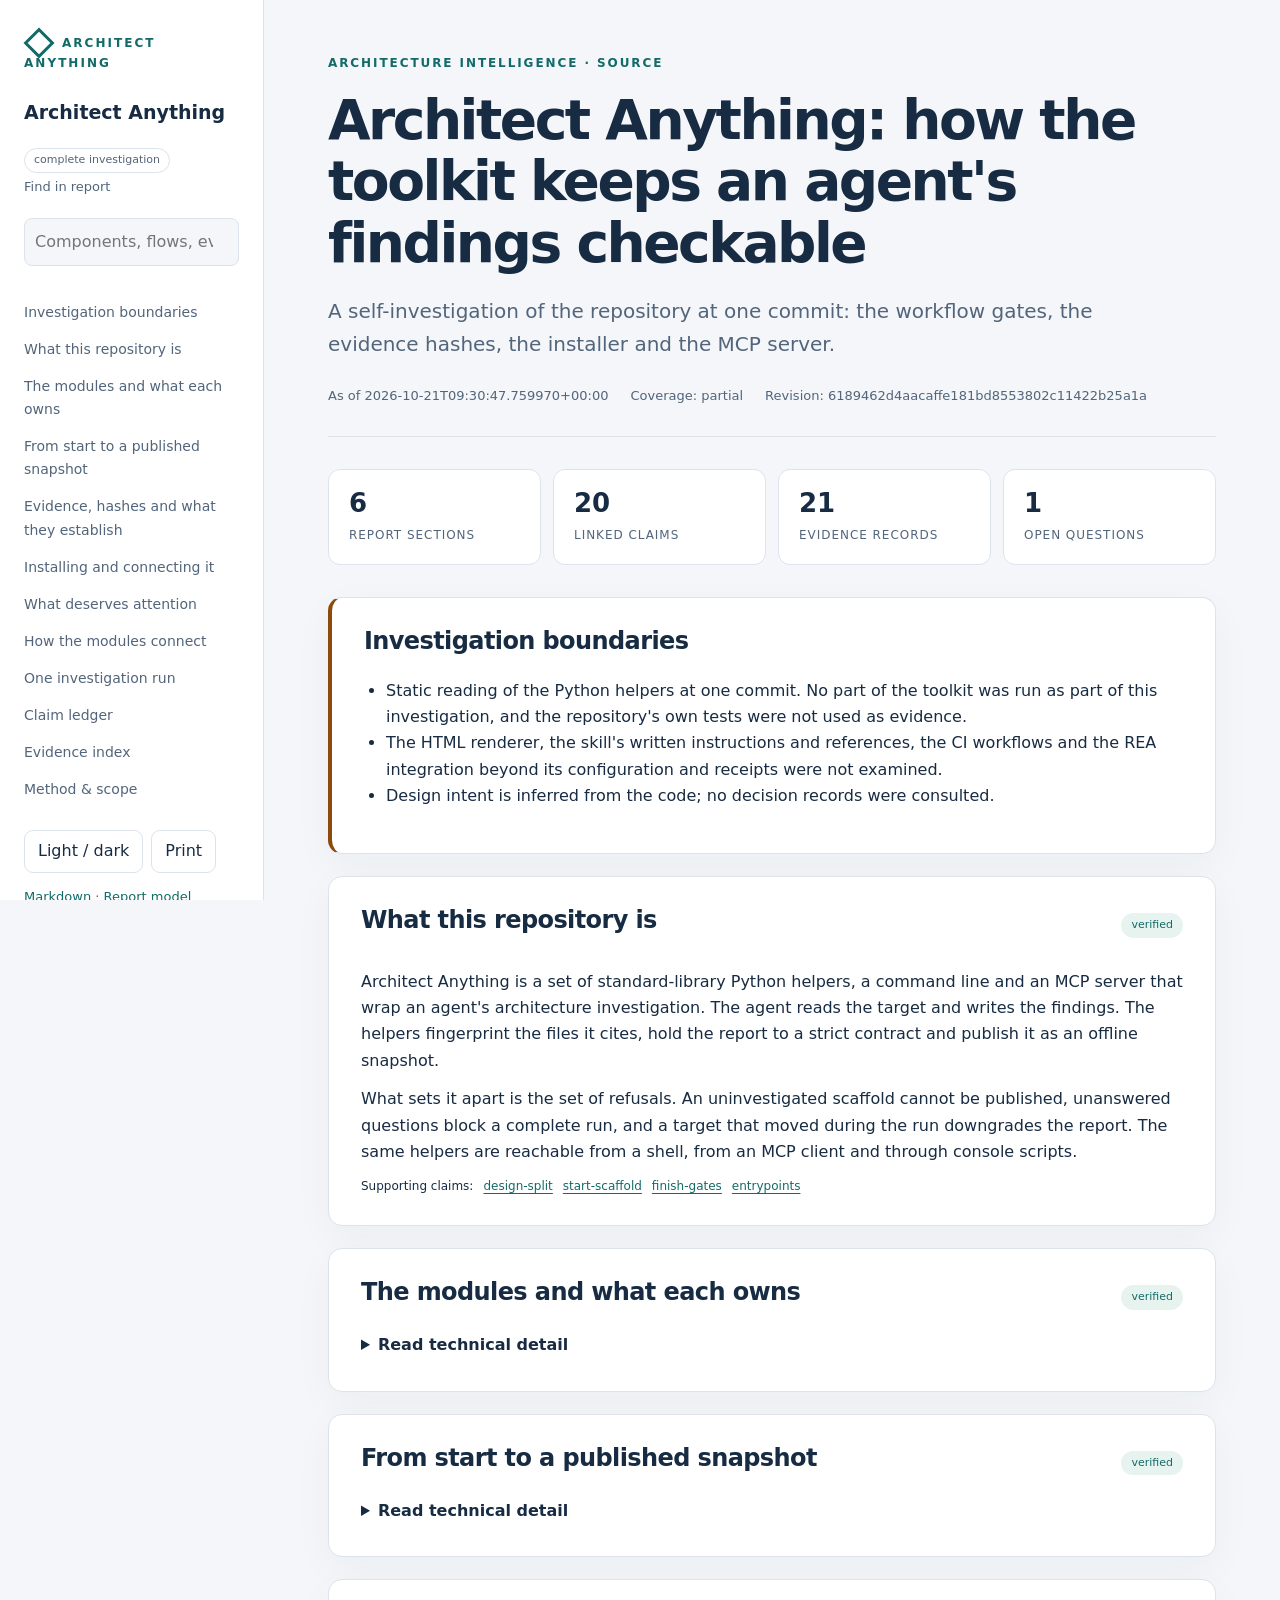
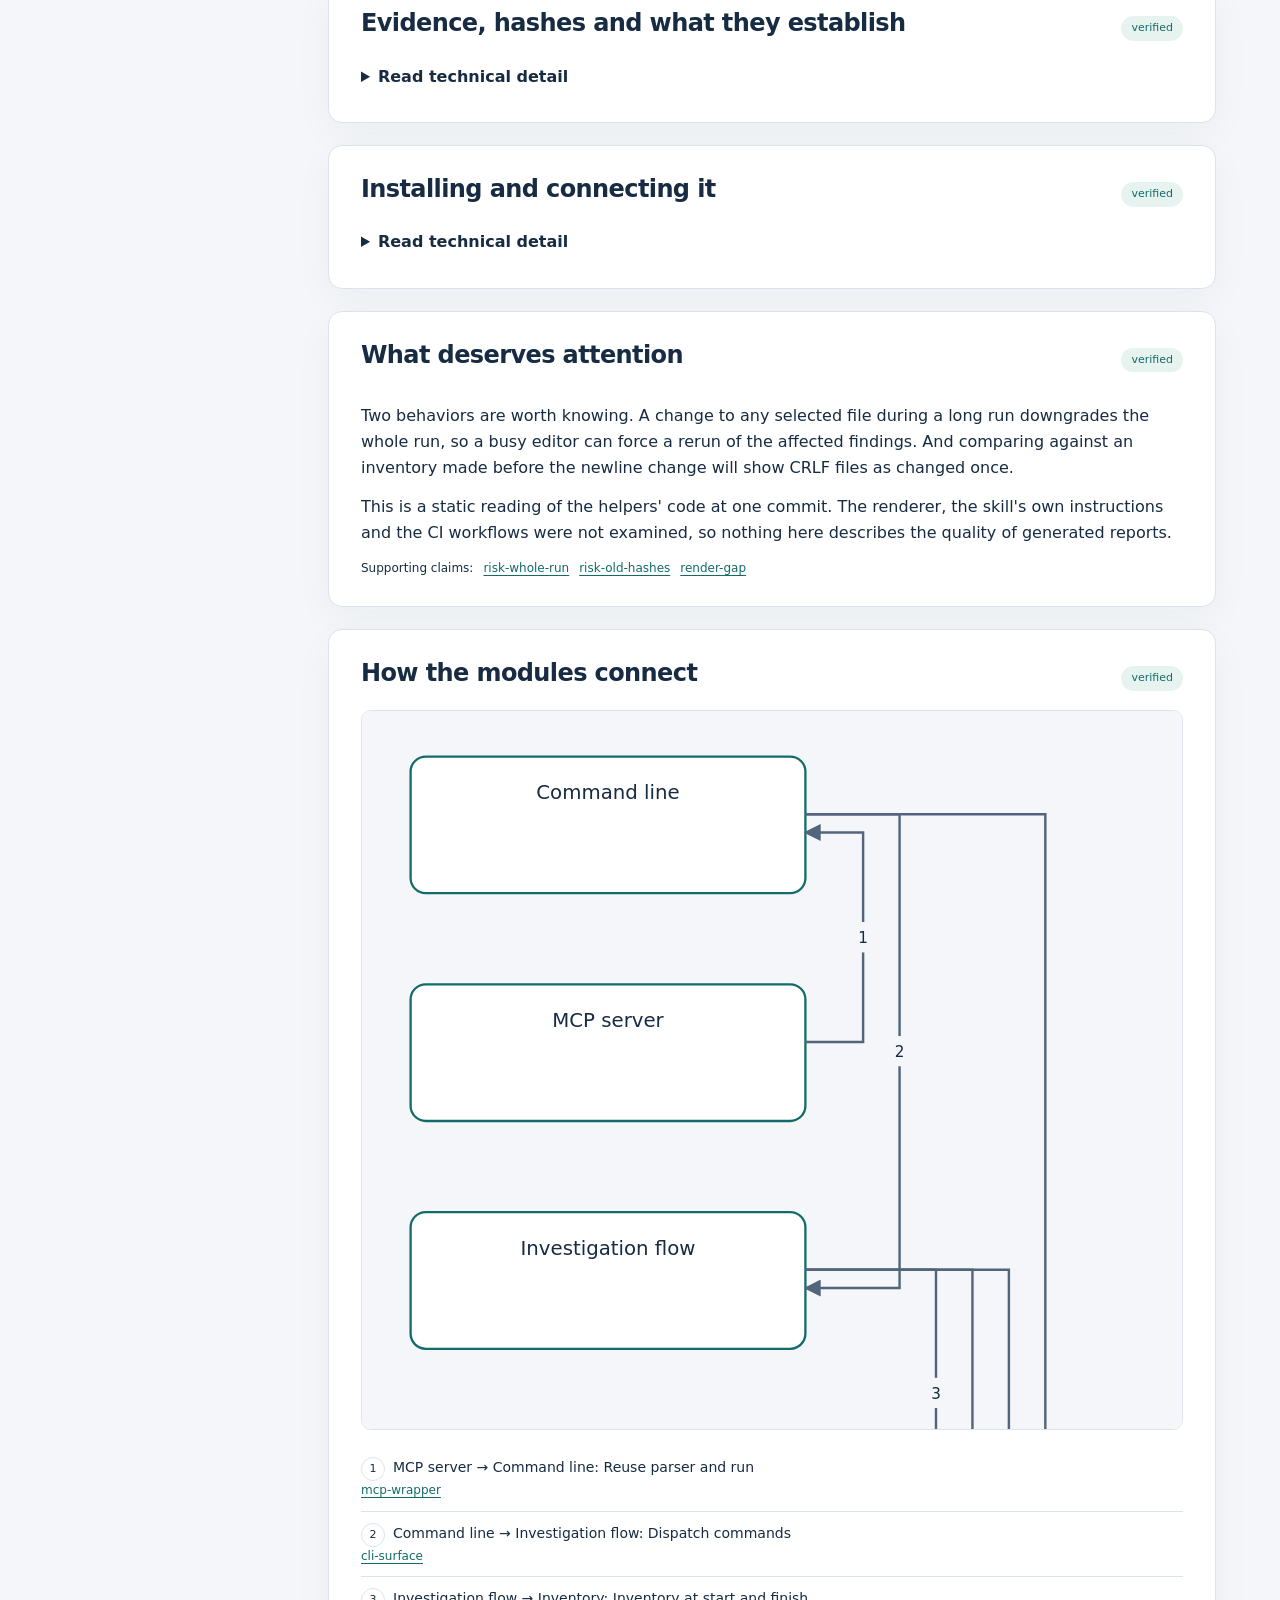
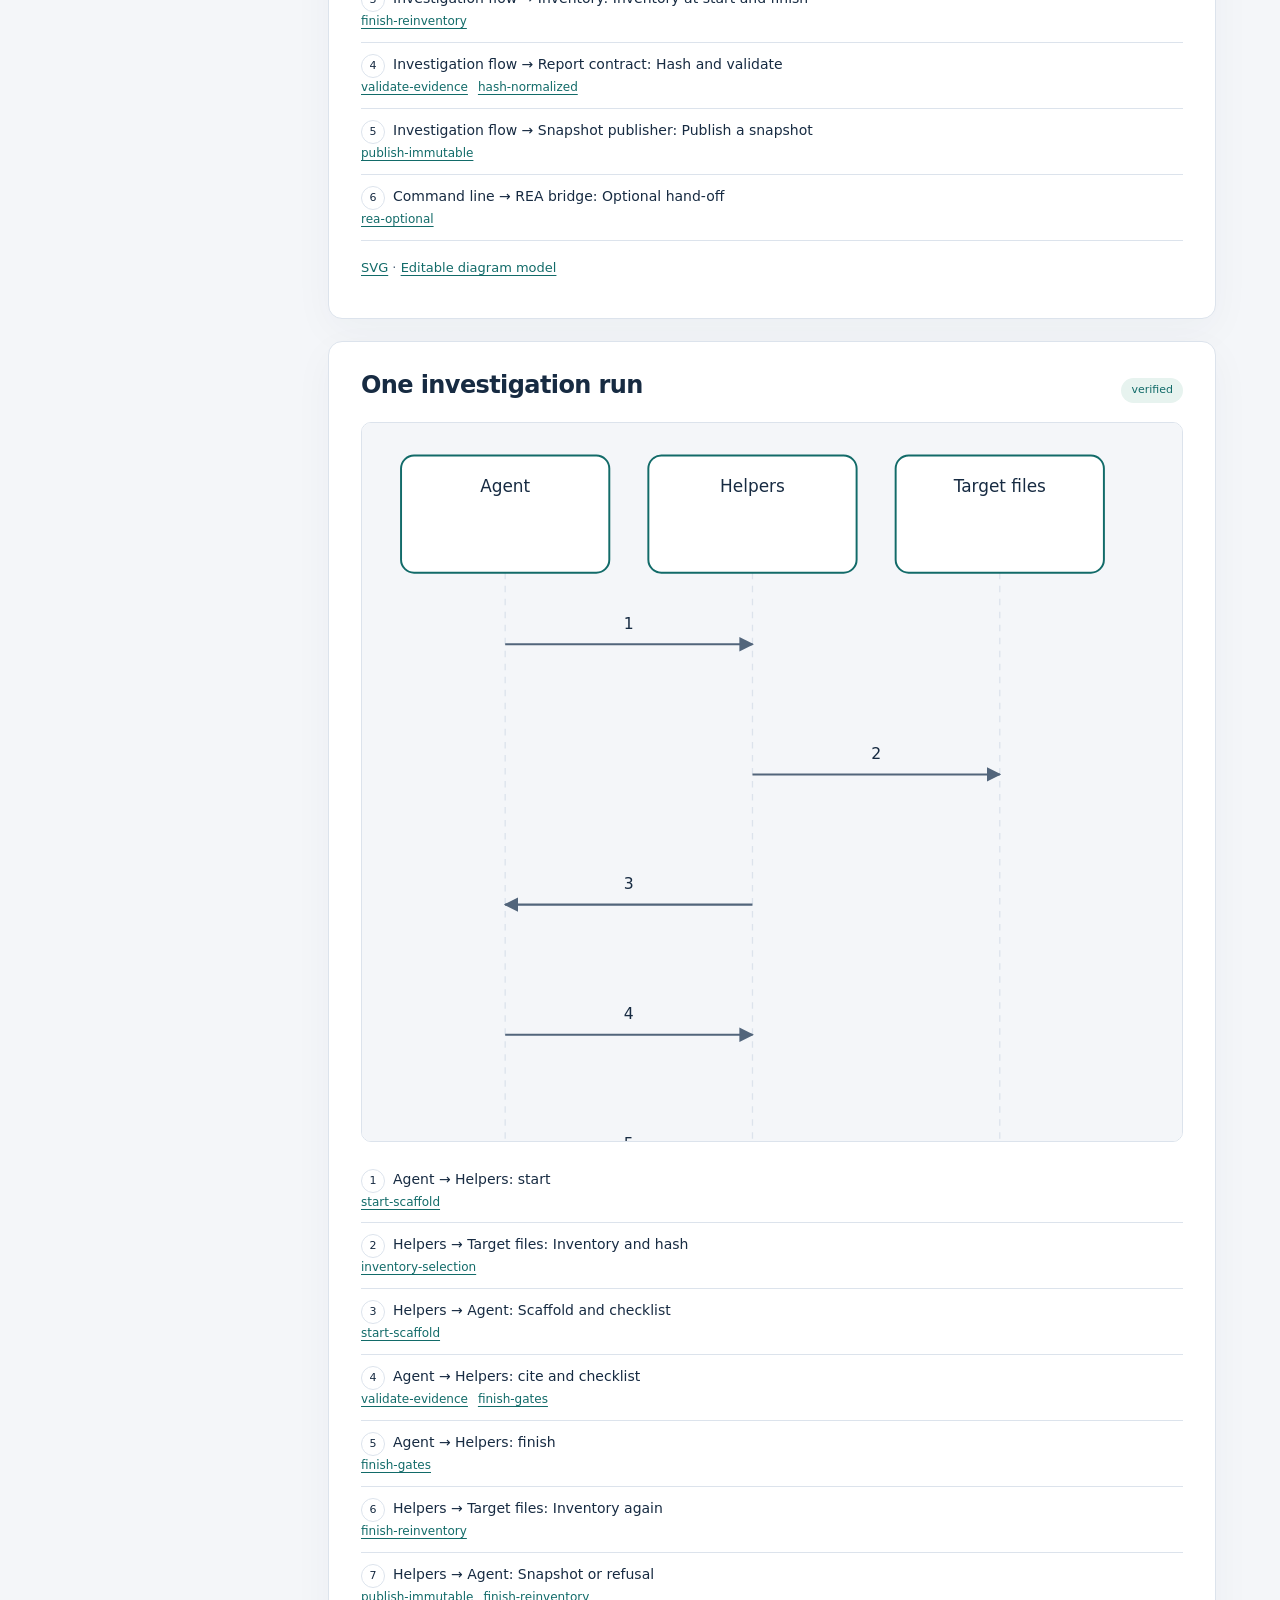
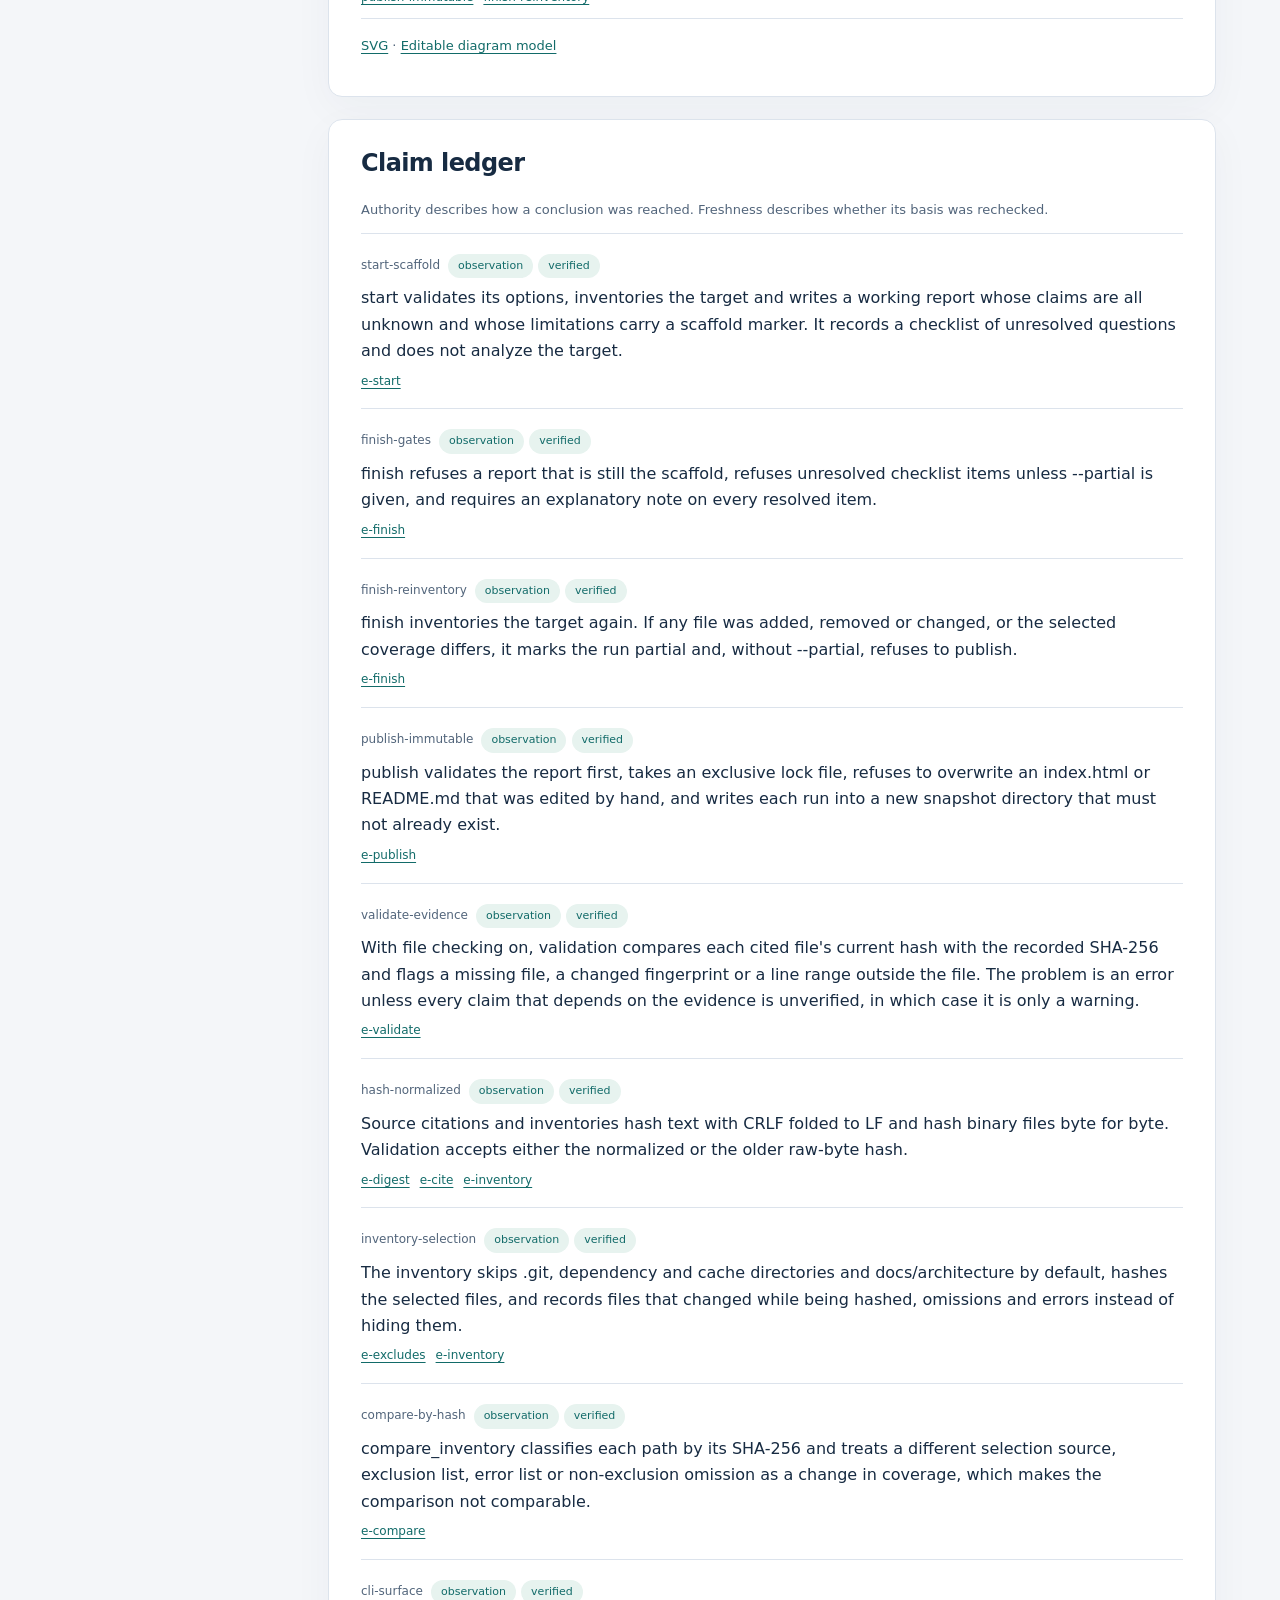
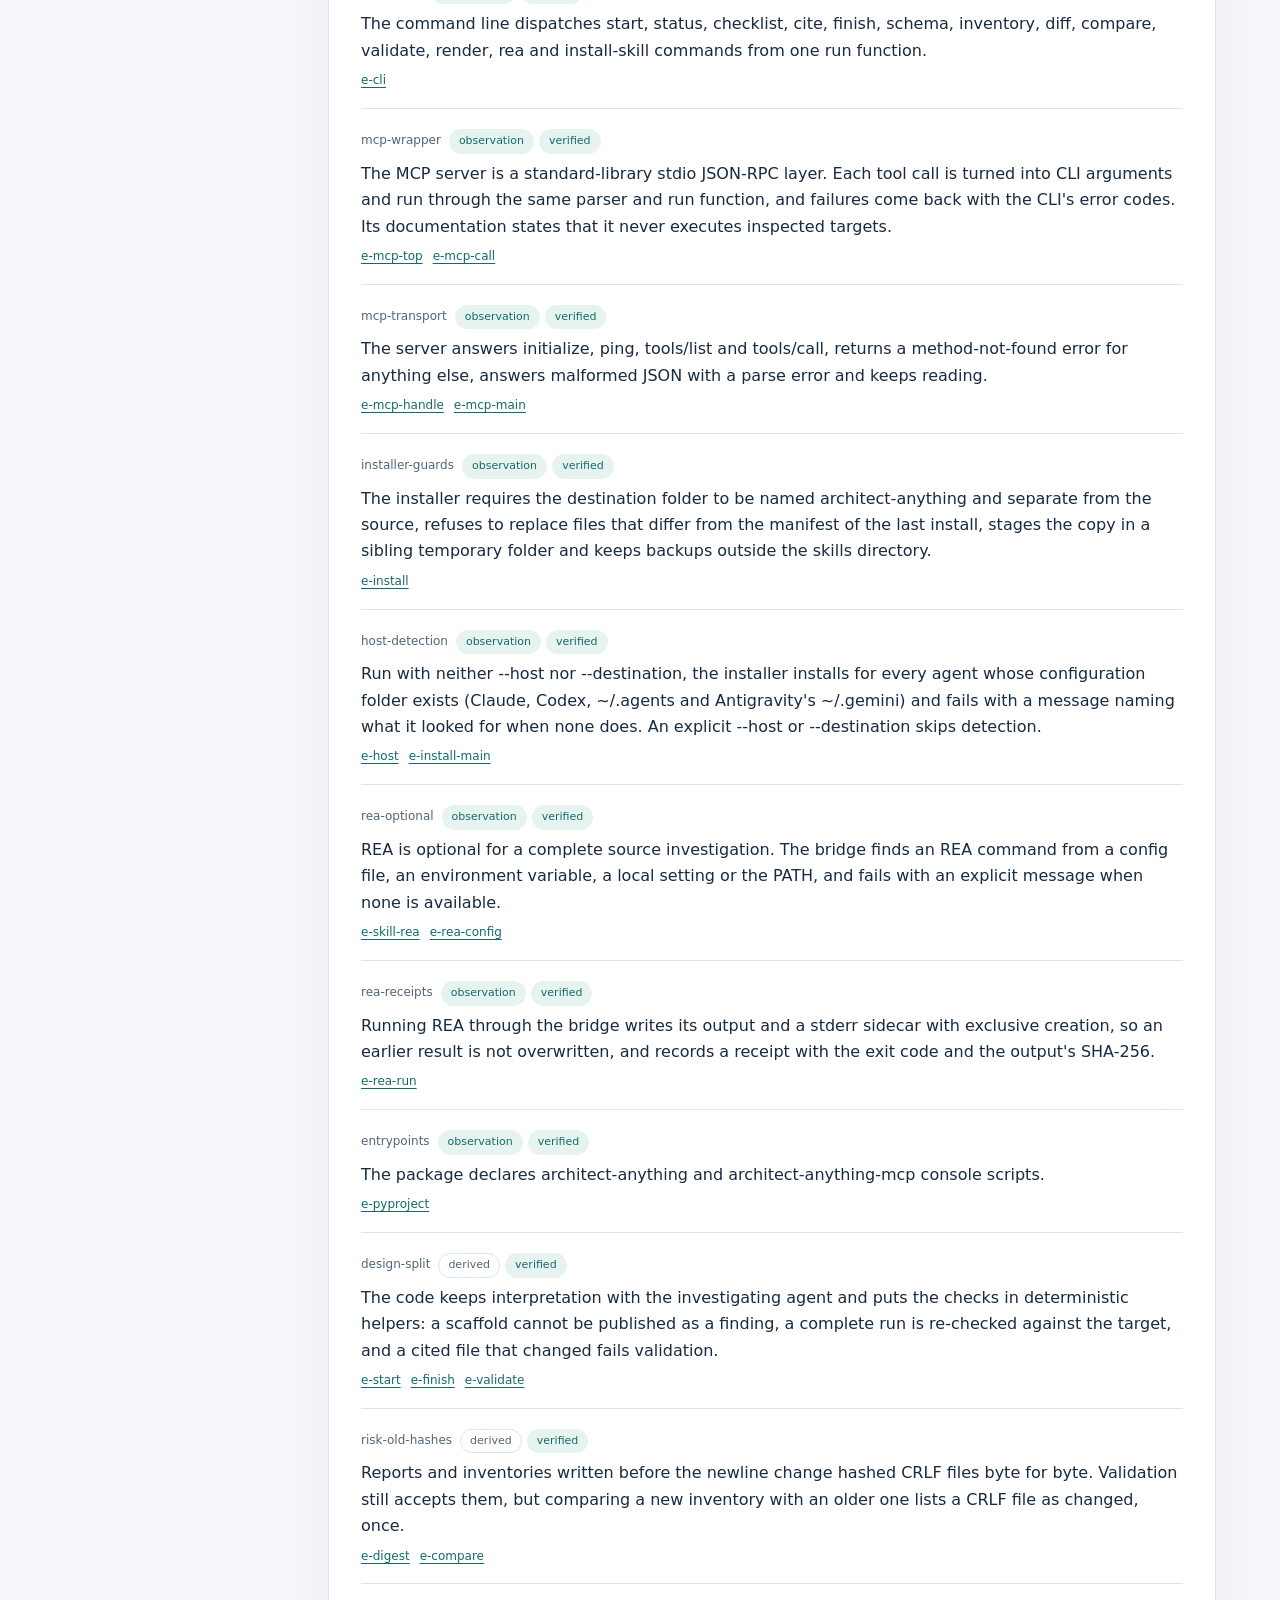
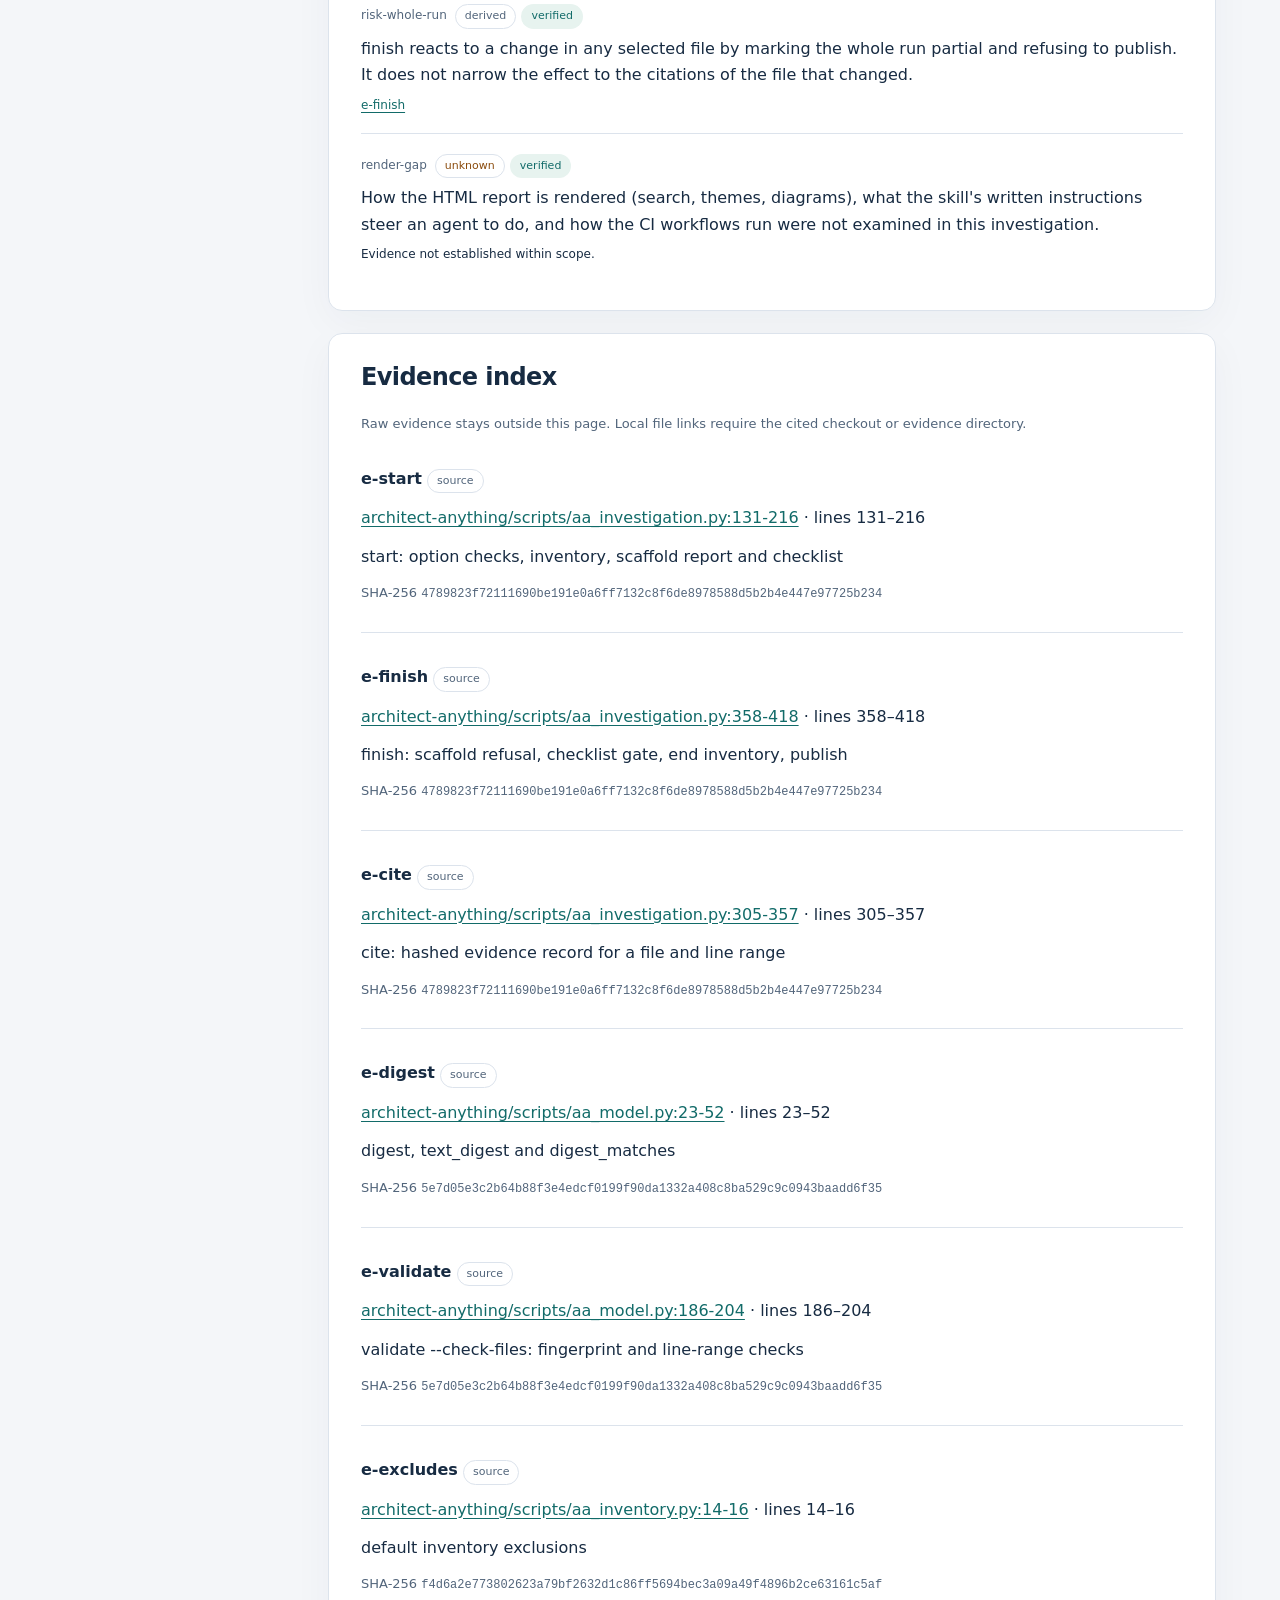
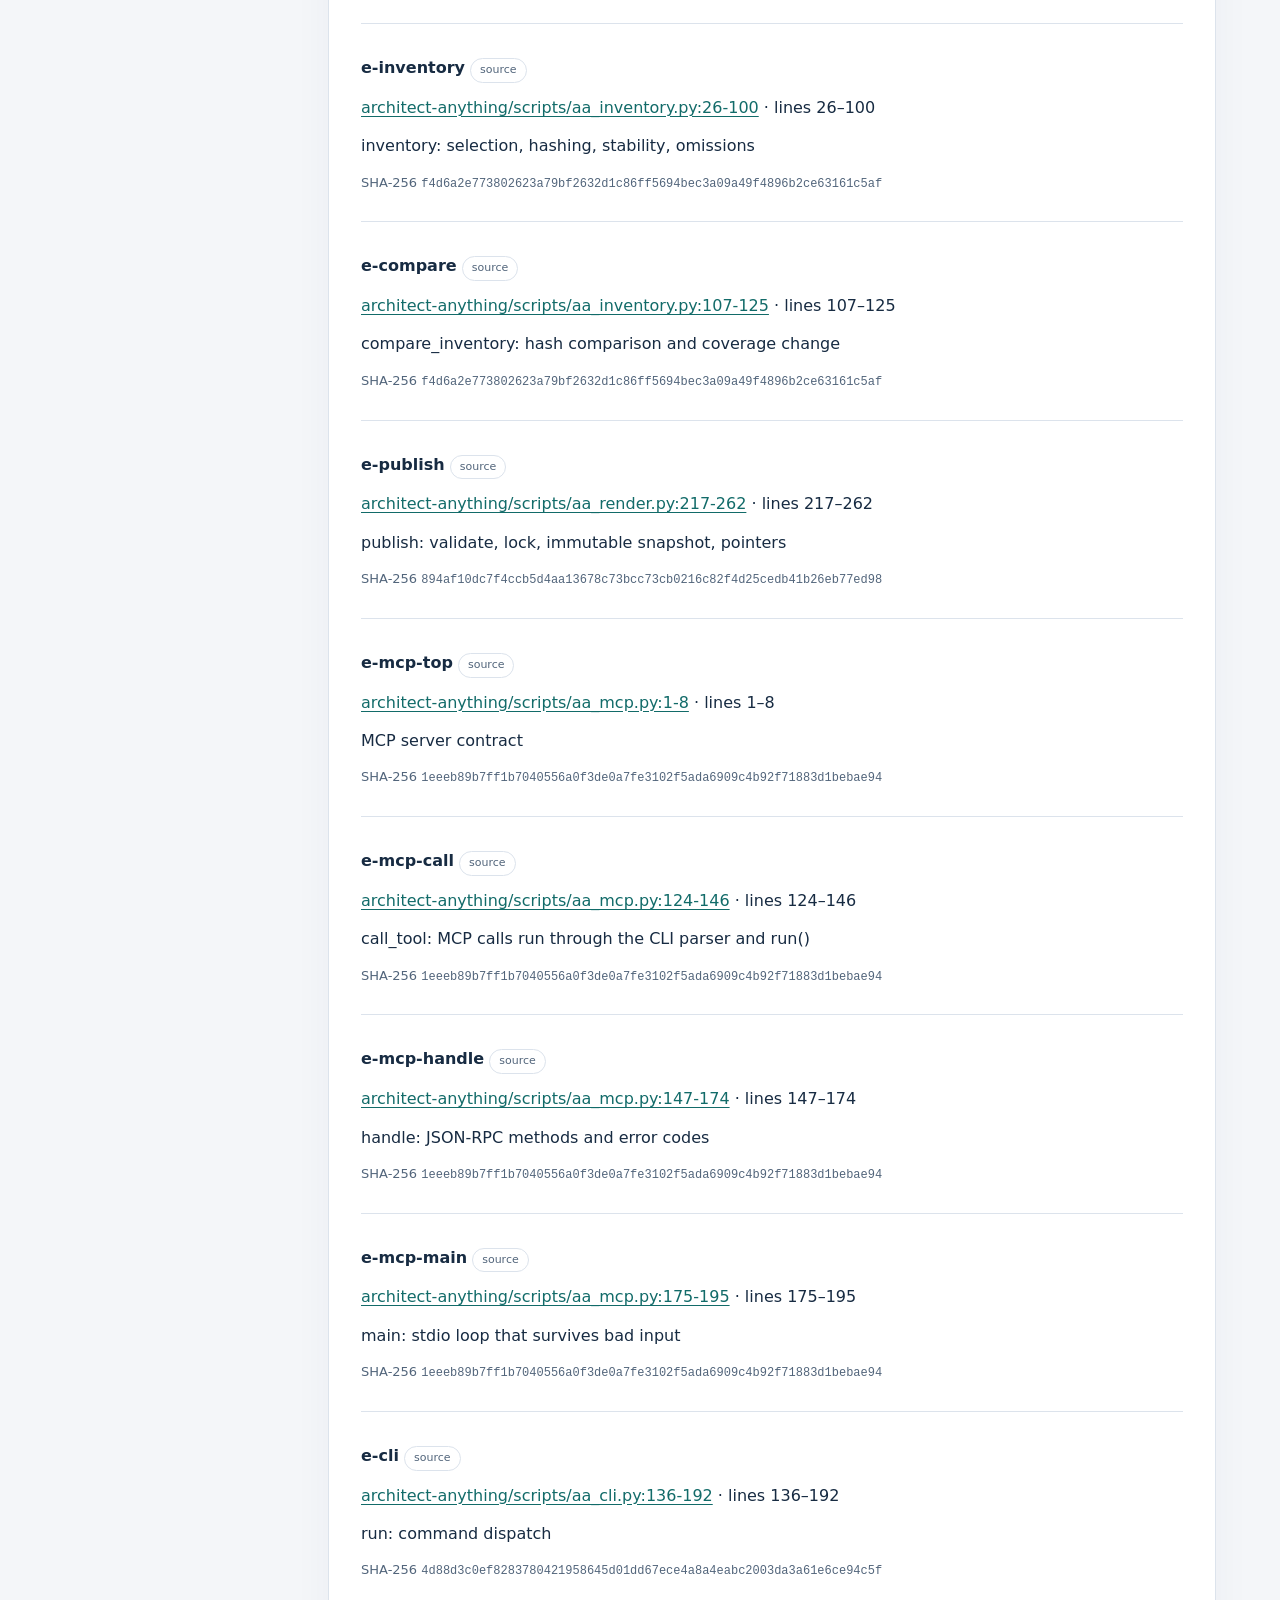
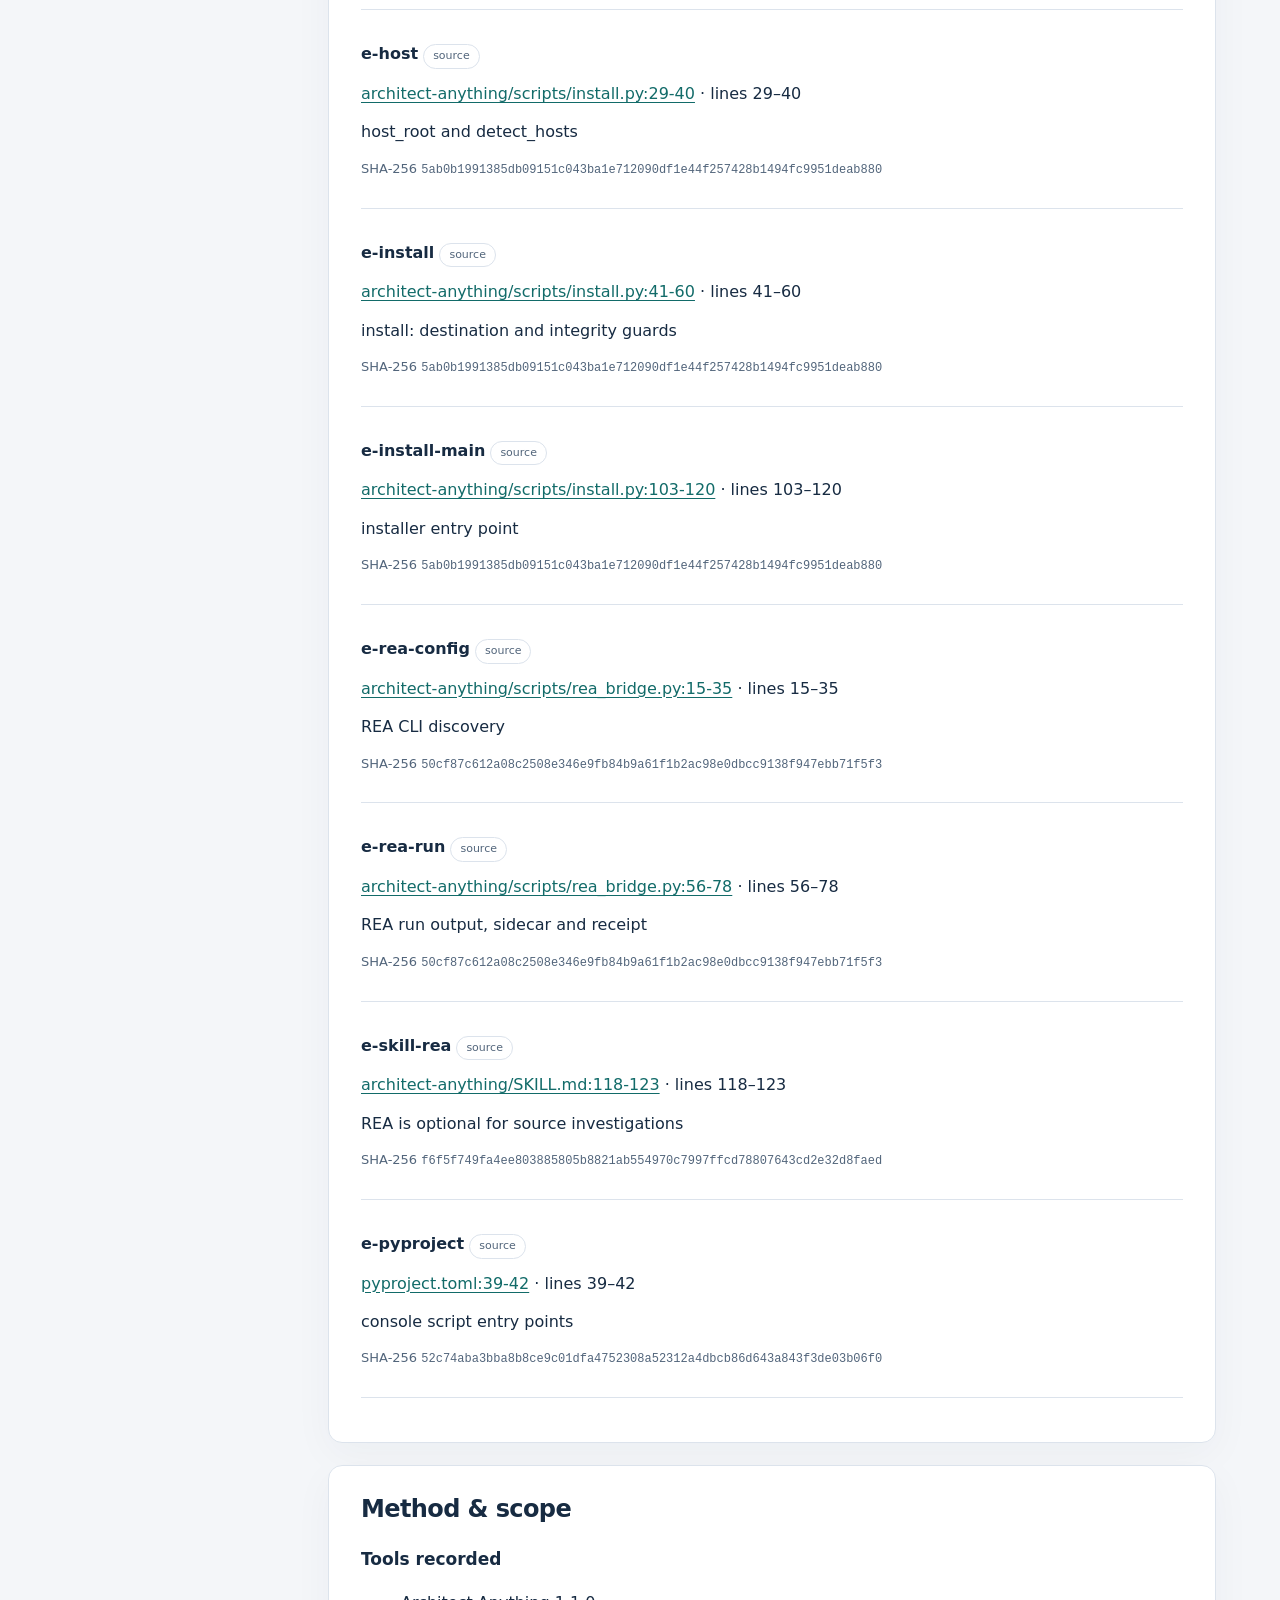
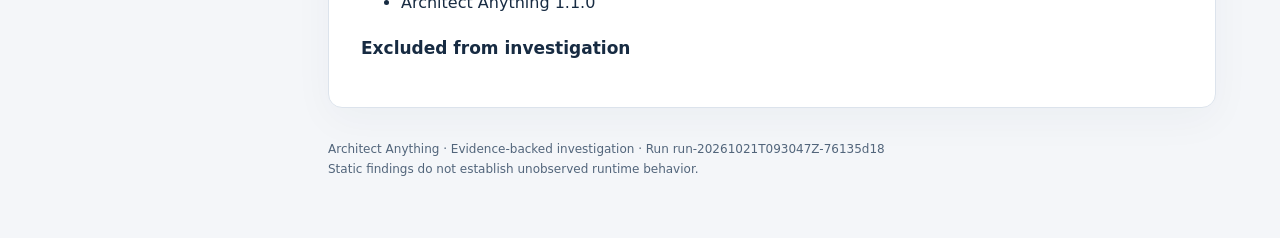
<file: docs/sample-report/index.html>
<!doctype html><html lang="en"><head><meta charset="utf-8"><meta http-equiv="refresh" content="0;url=snapshots/run-20261021T093047Z-76135d18/report.html"><title>Architect Anything: how the toolkit keeps an agent&#x27;s findings checkable</title></head><body><p><a href="snapshots/run-20261021T093047Z-76135d18/report.html">Open the current architecture report</a></p></body></html>
</file>
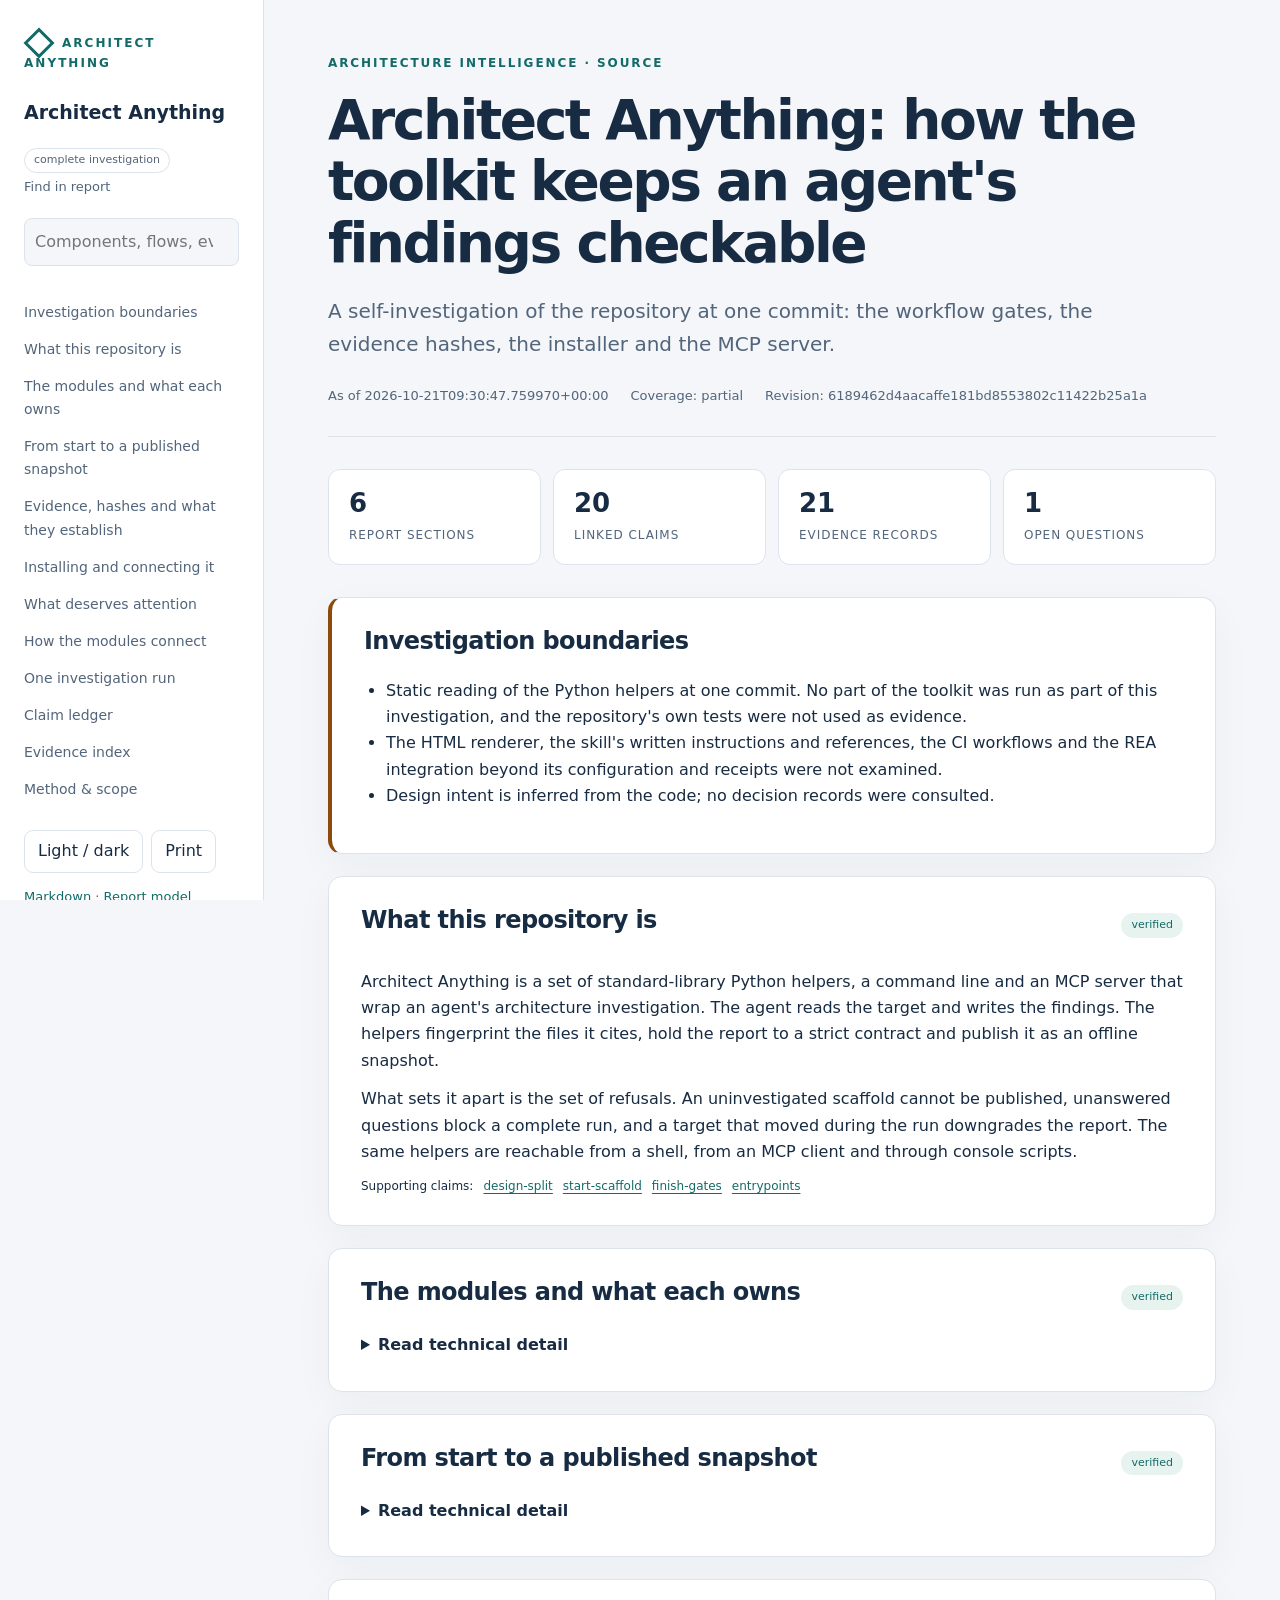
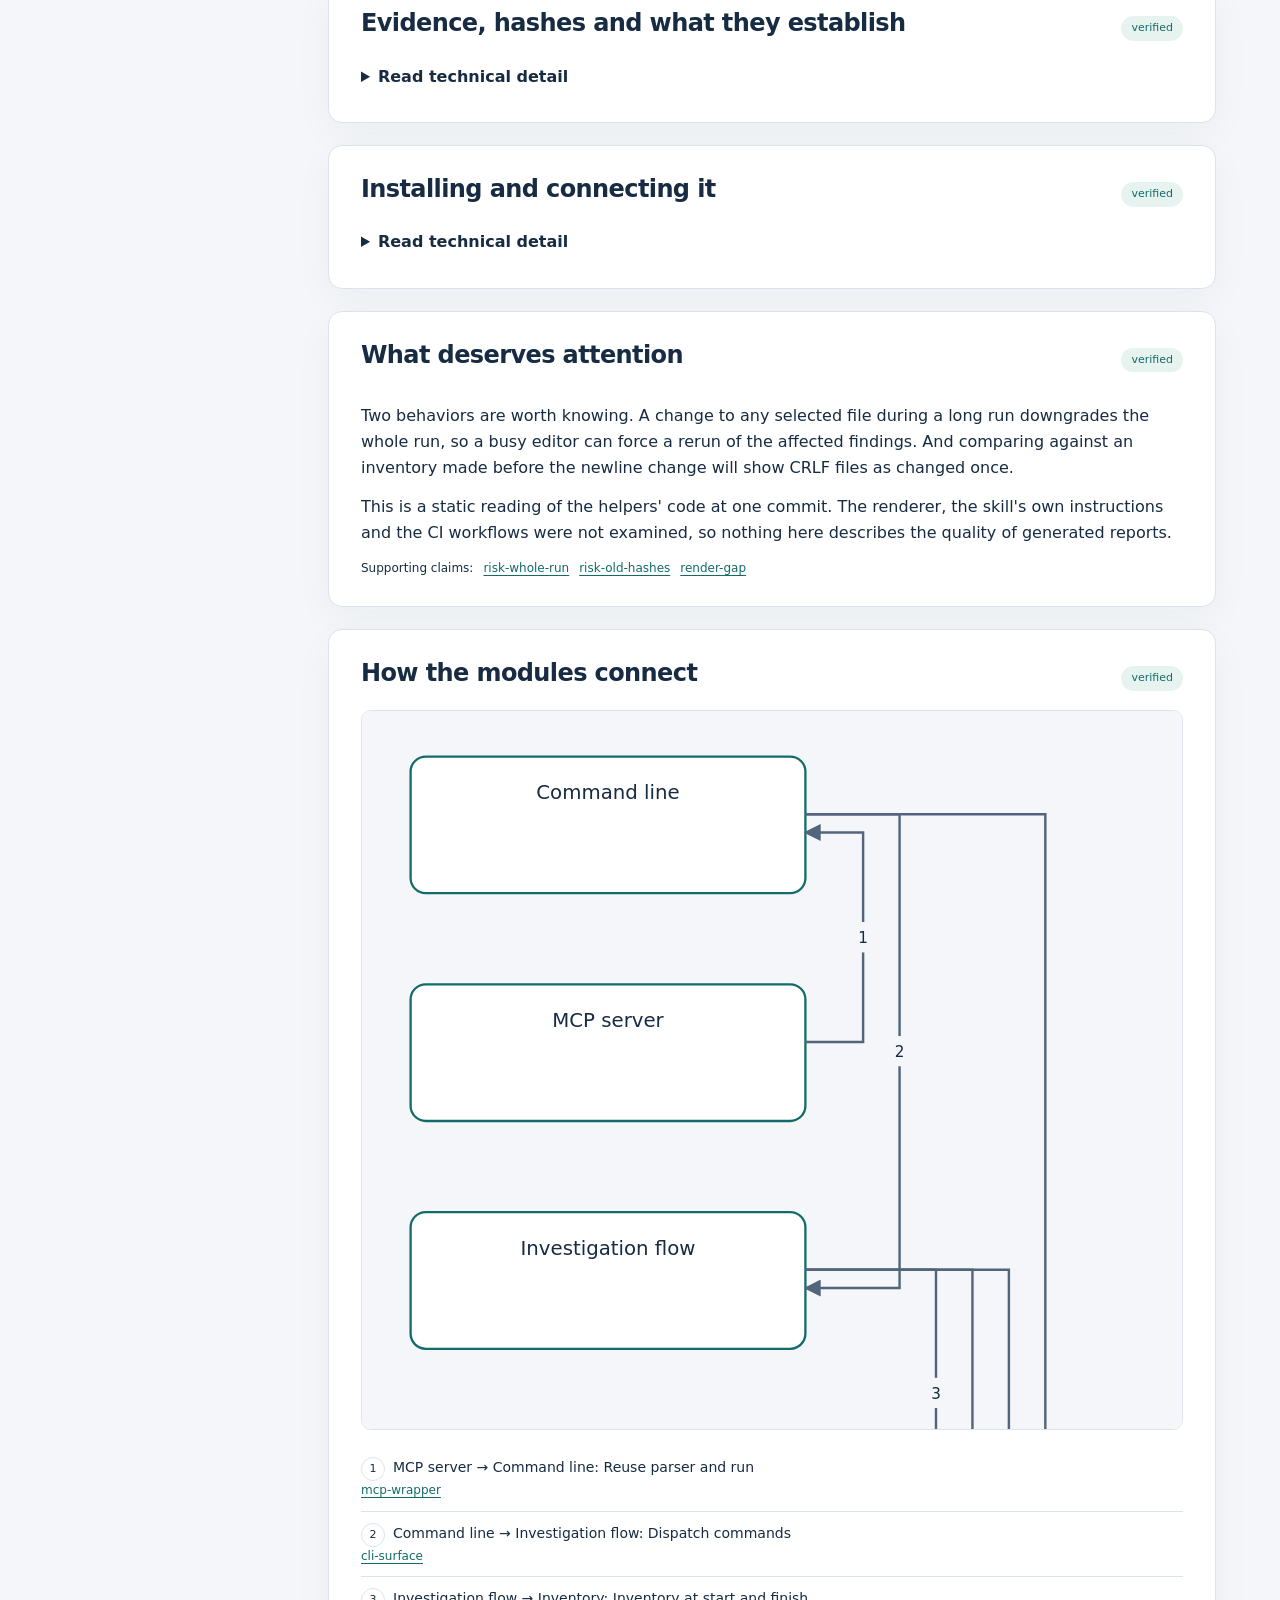
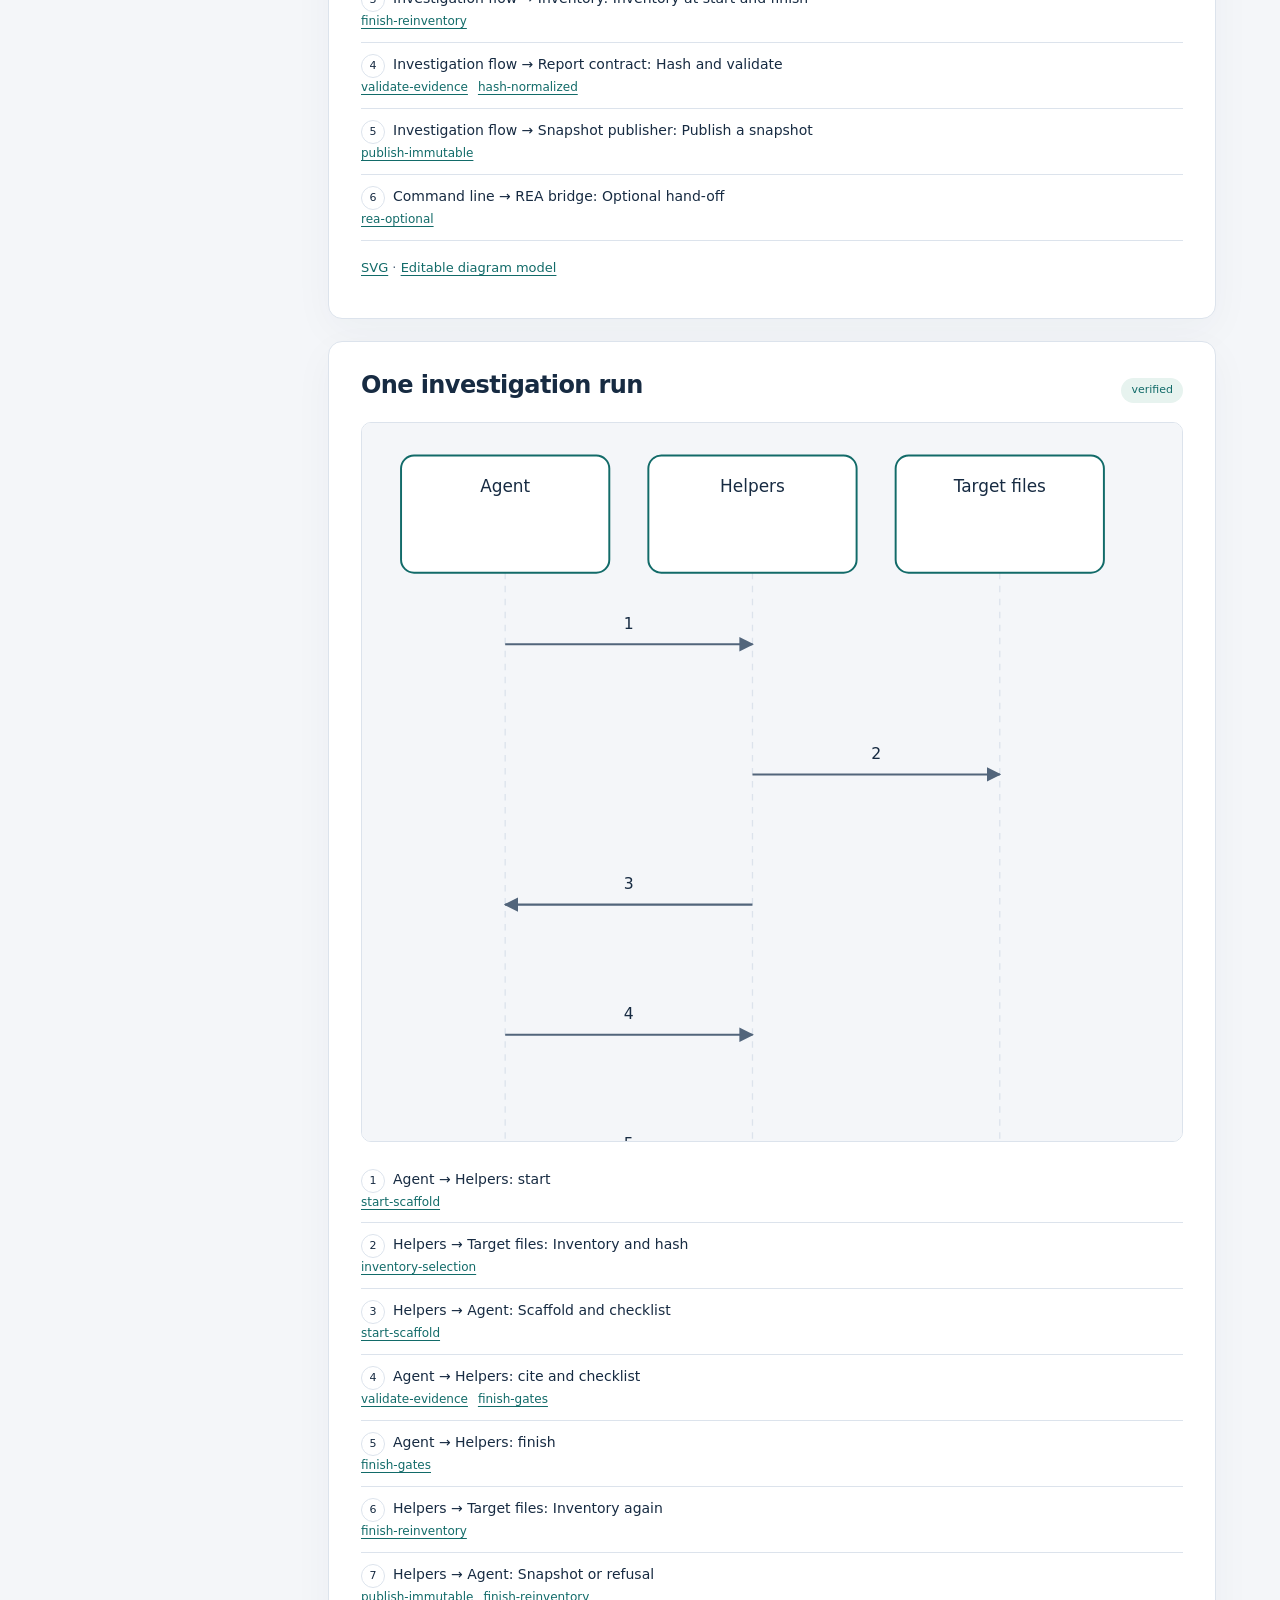
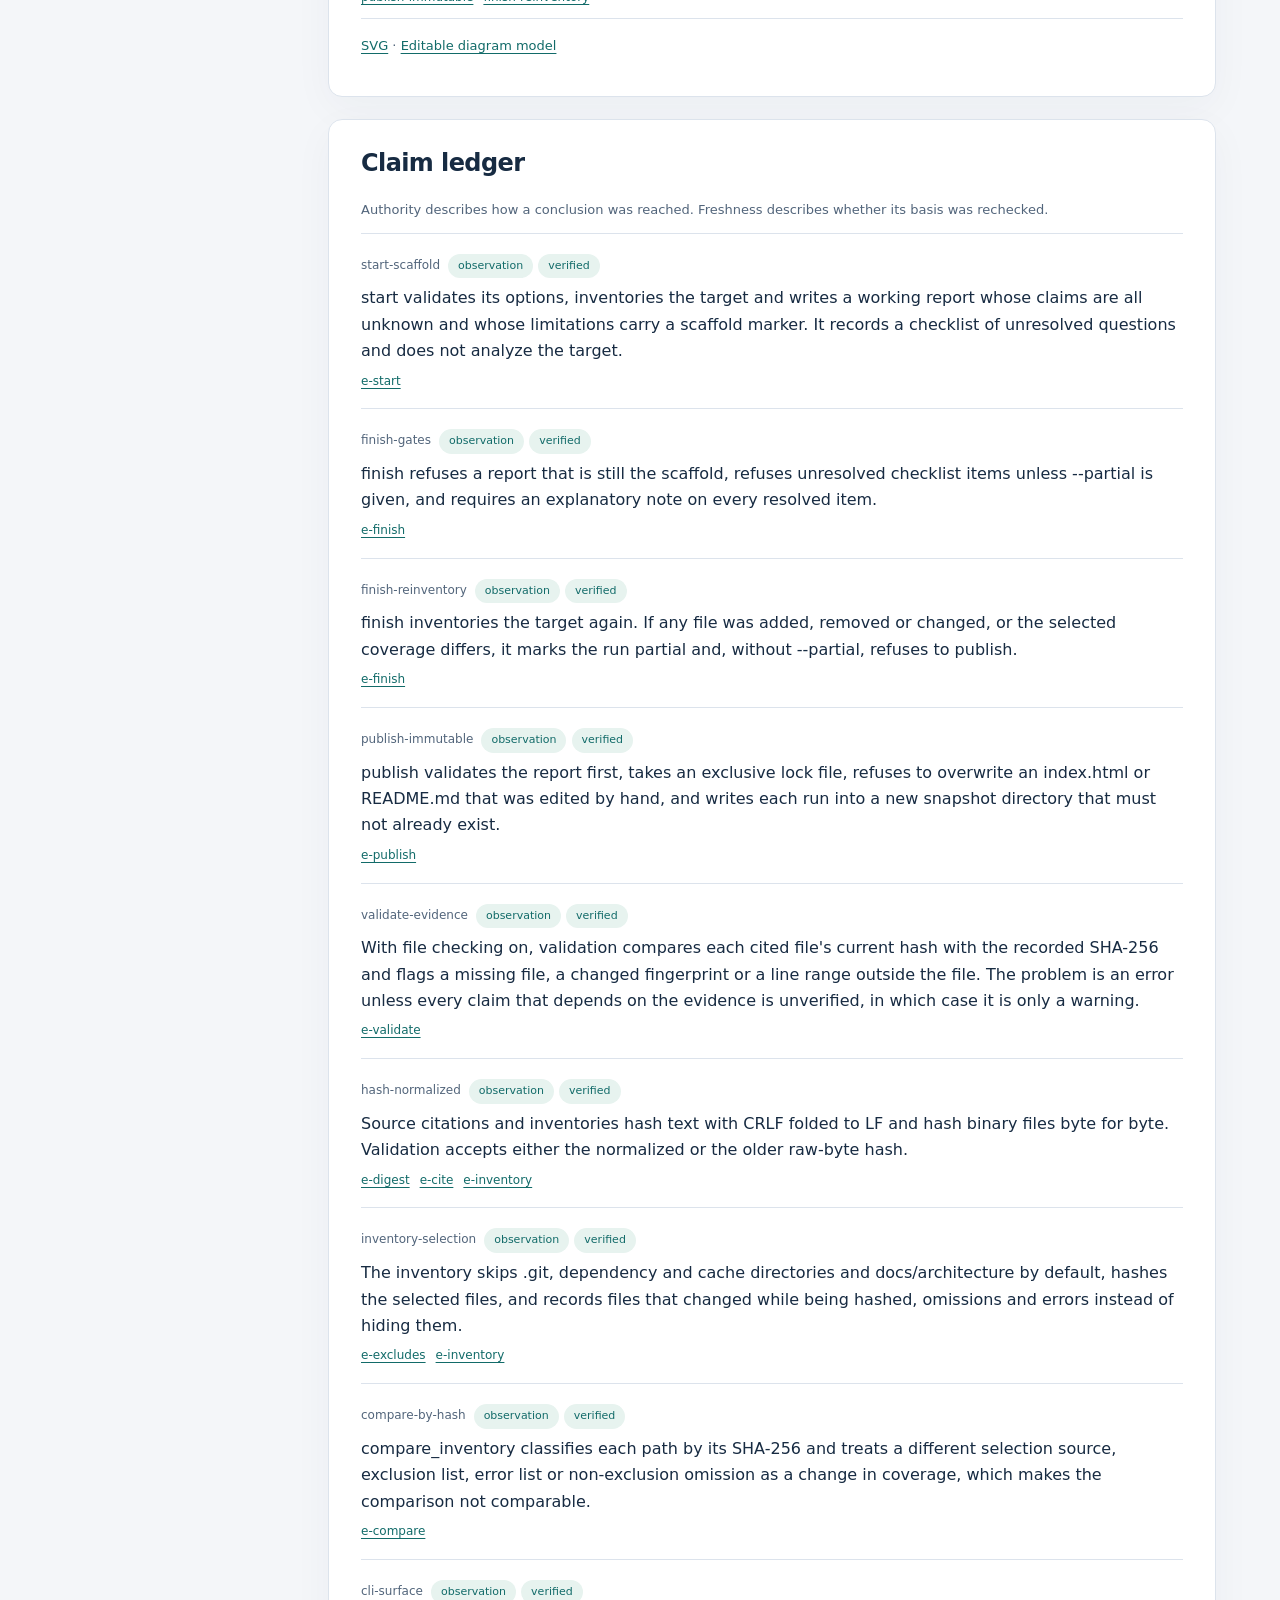
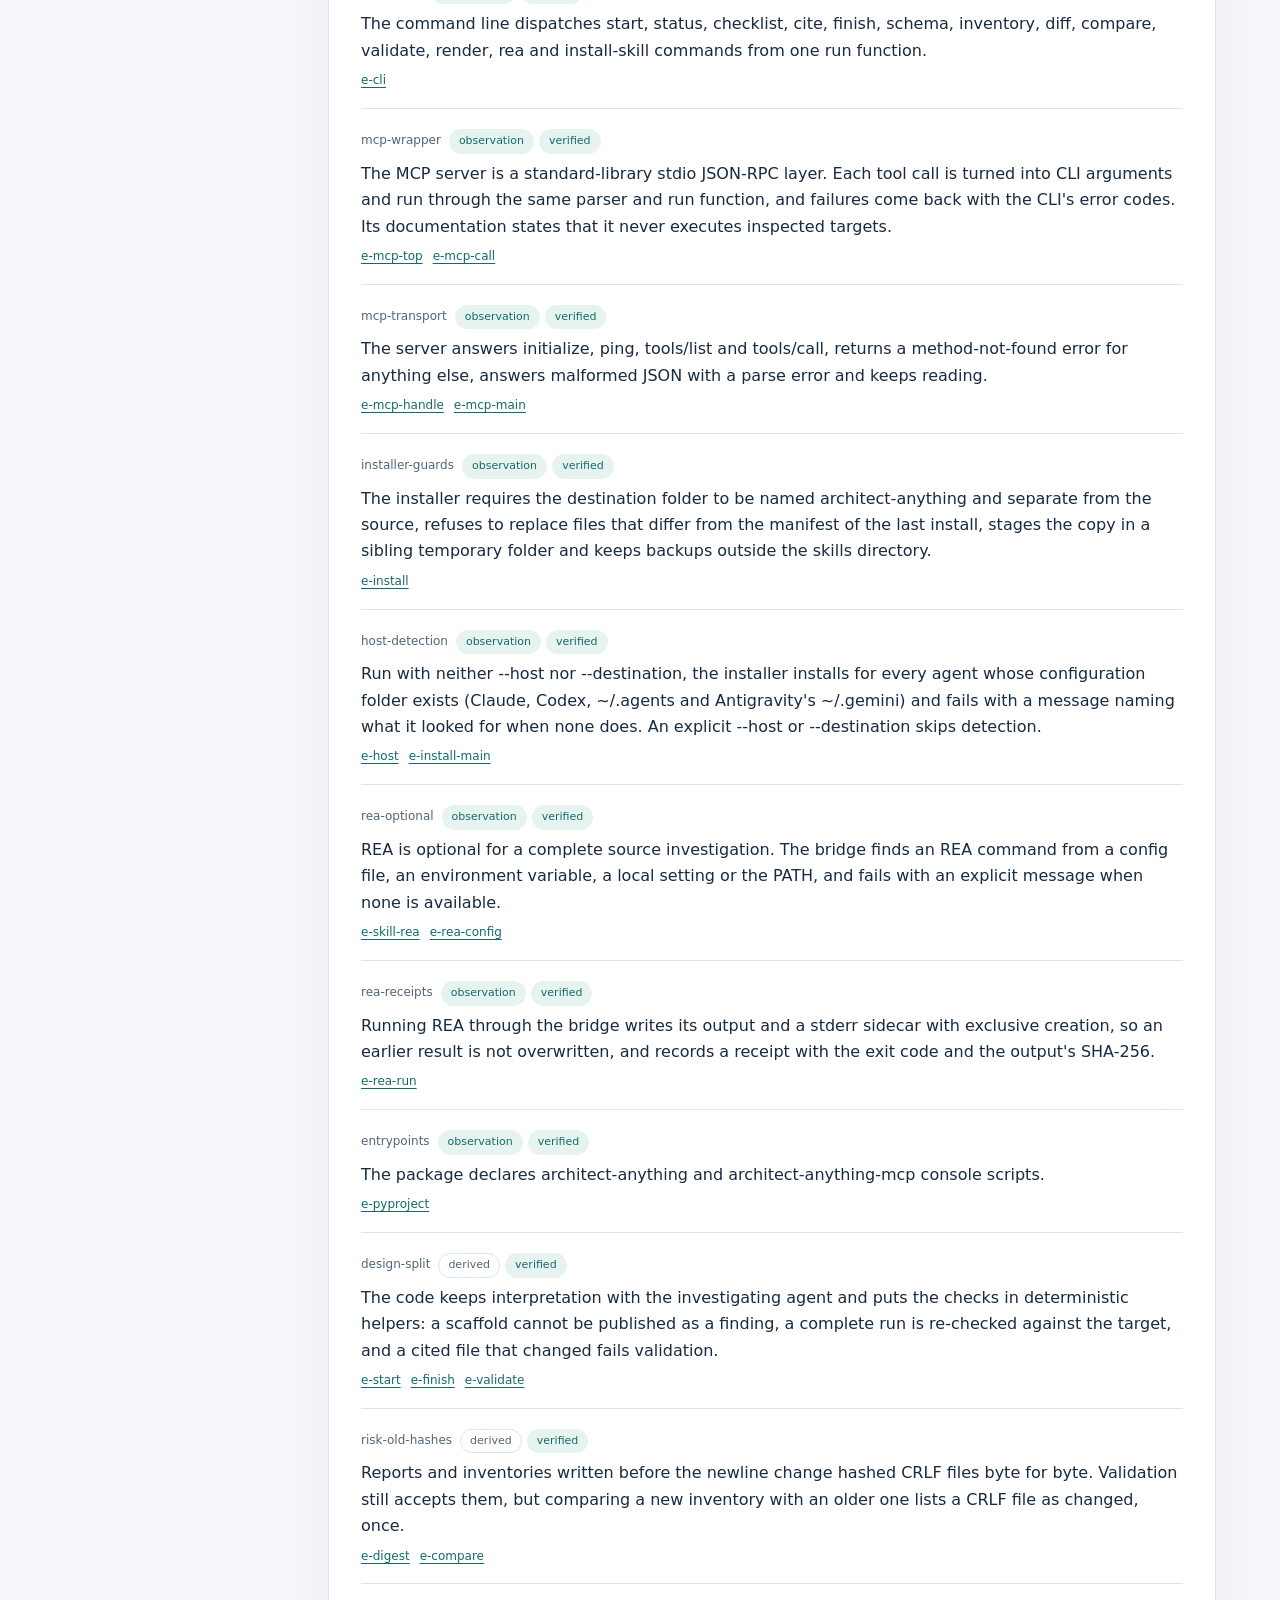
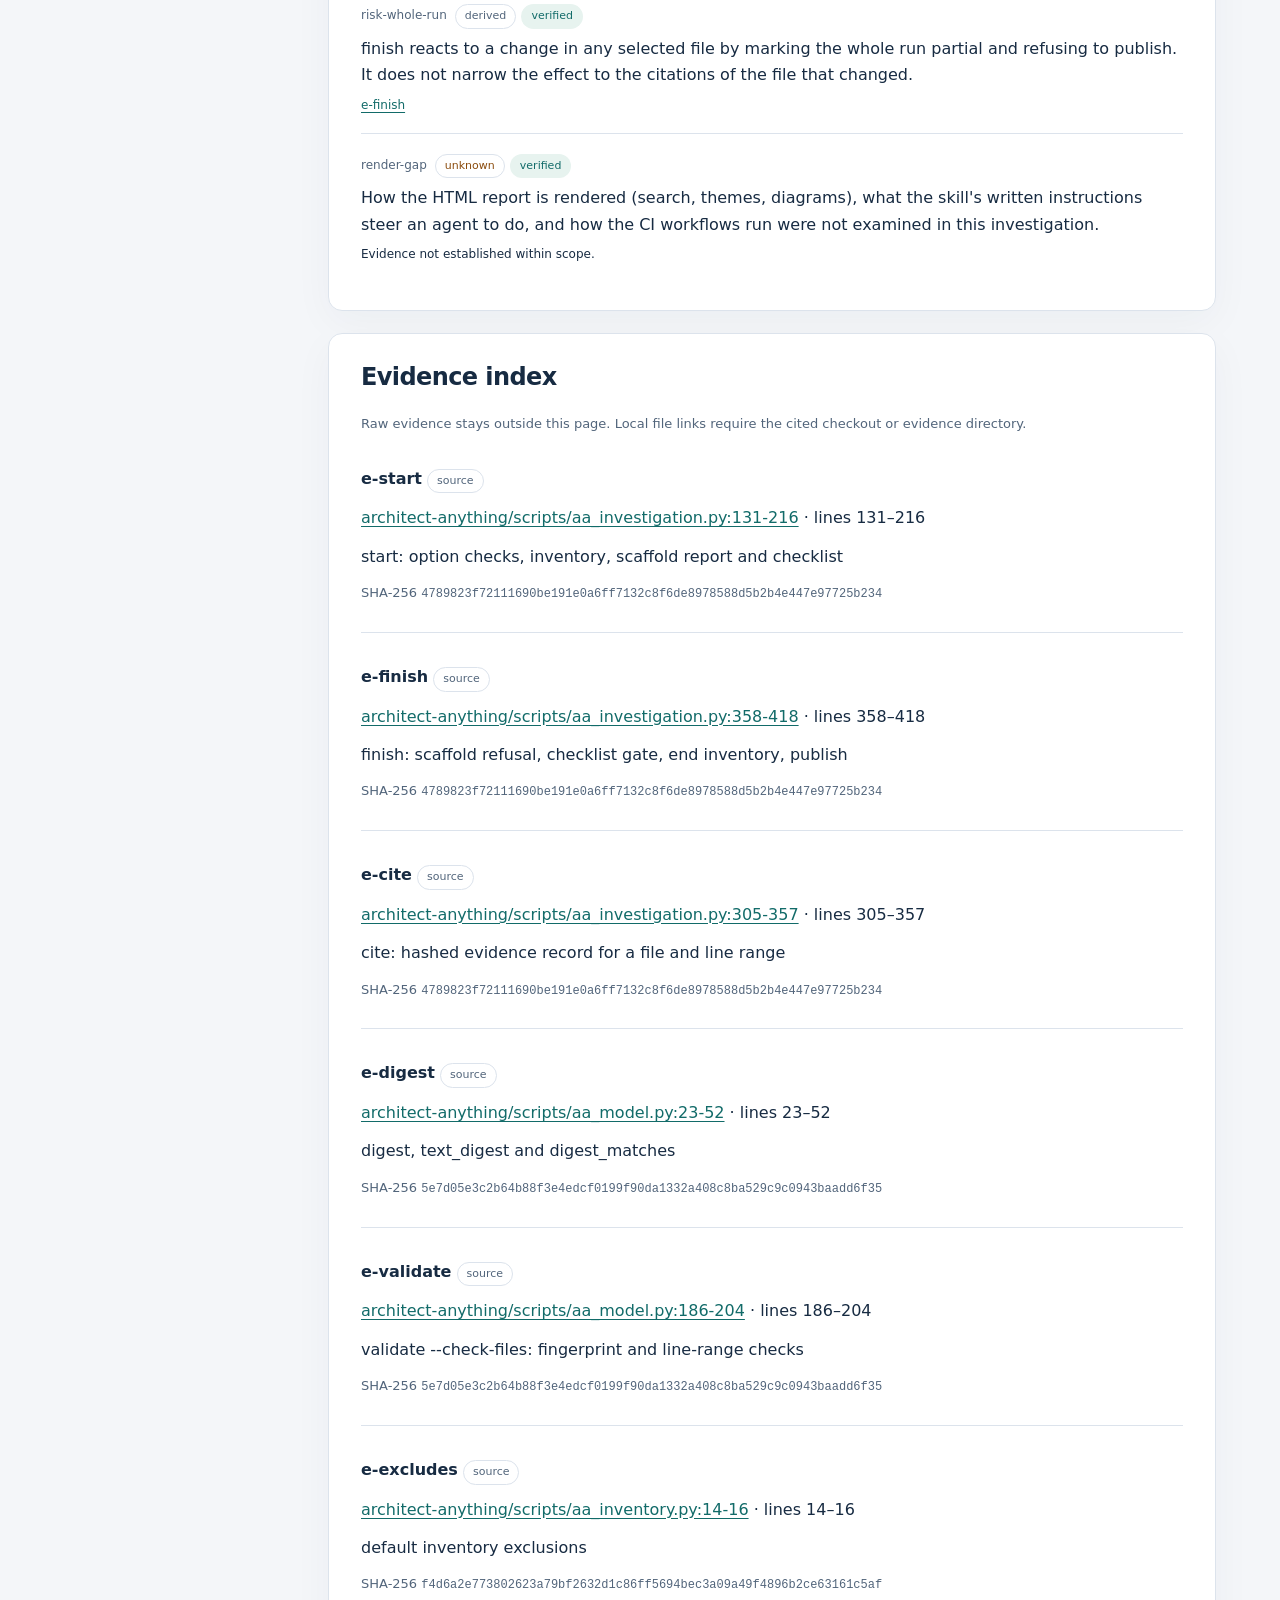
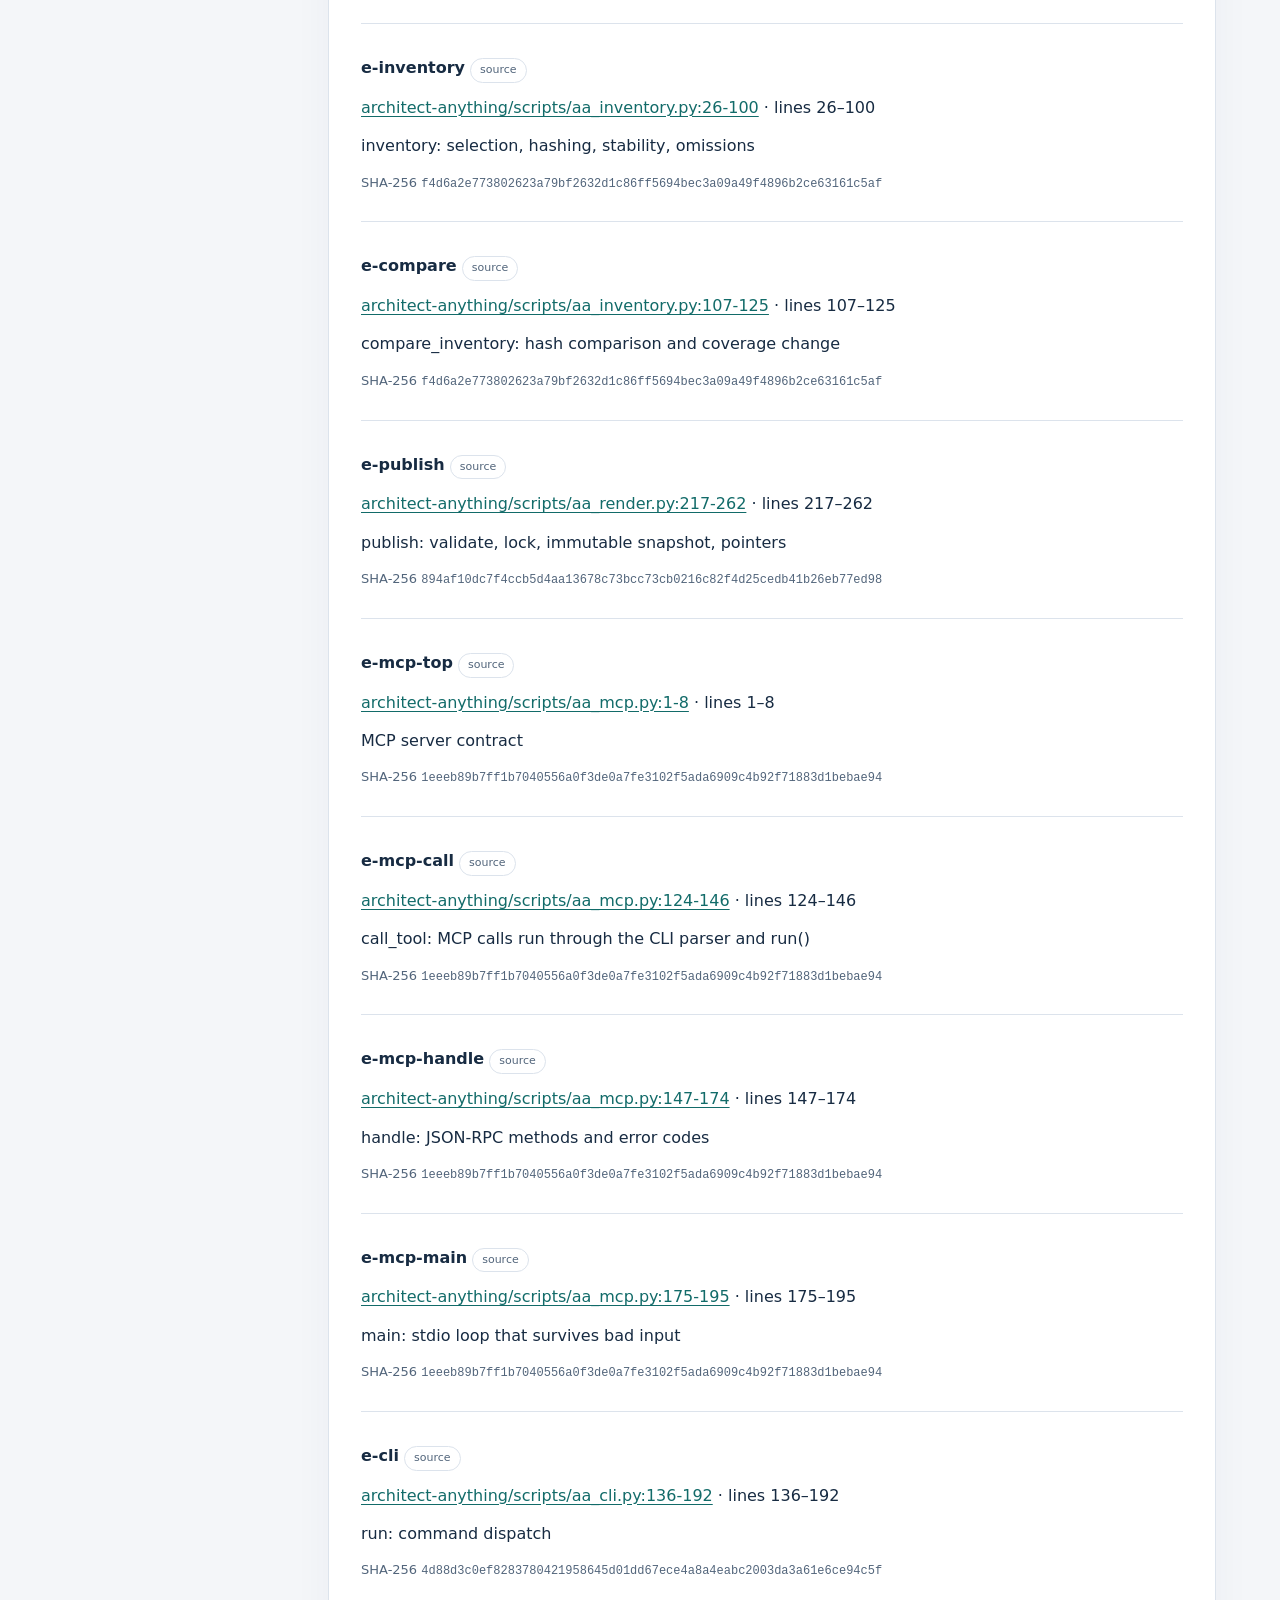
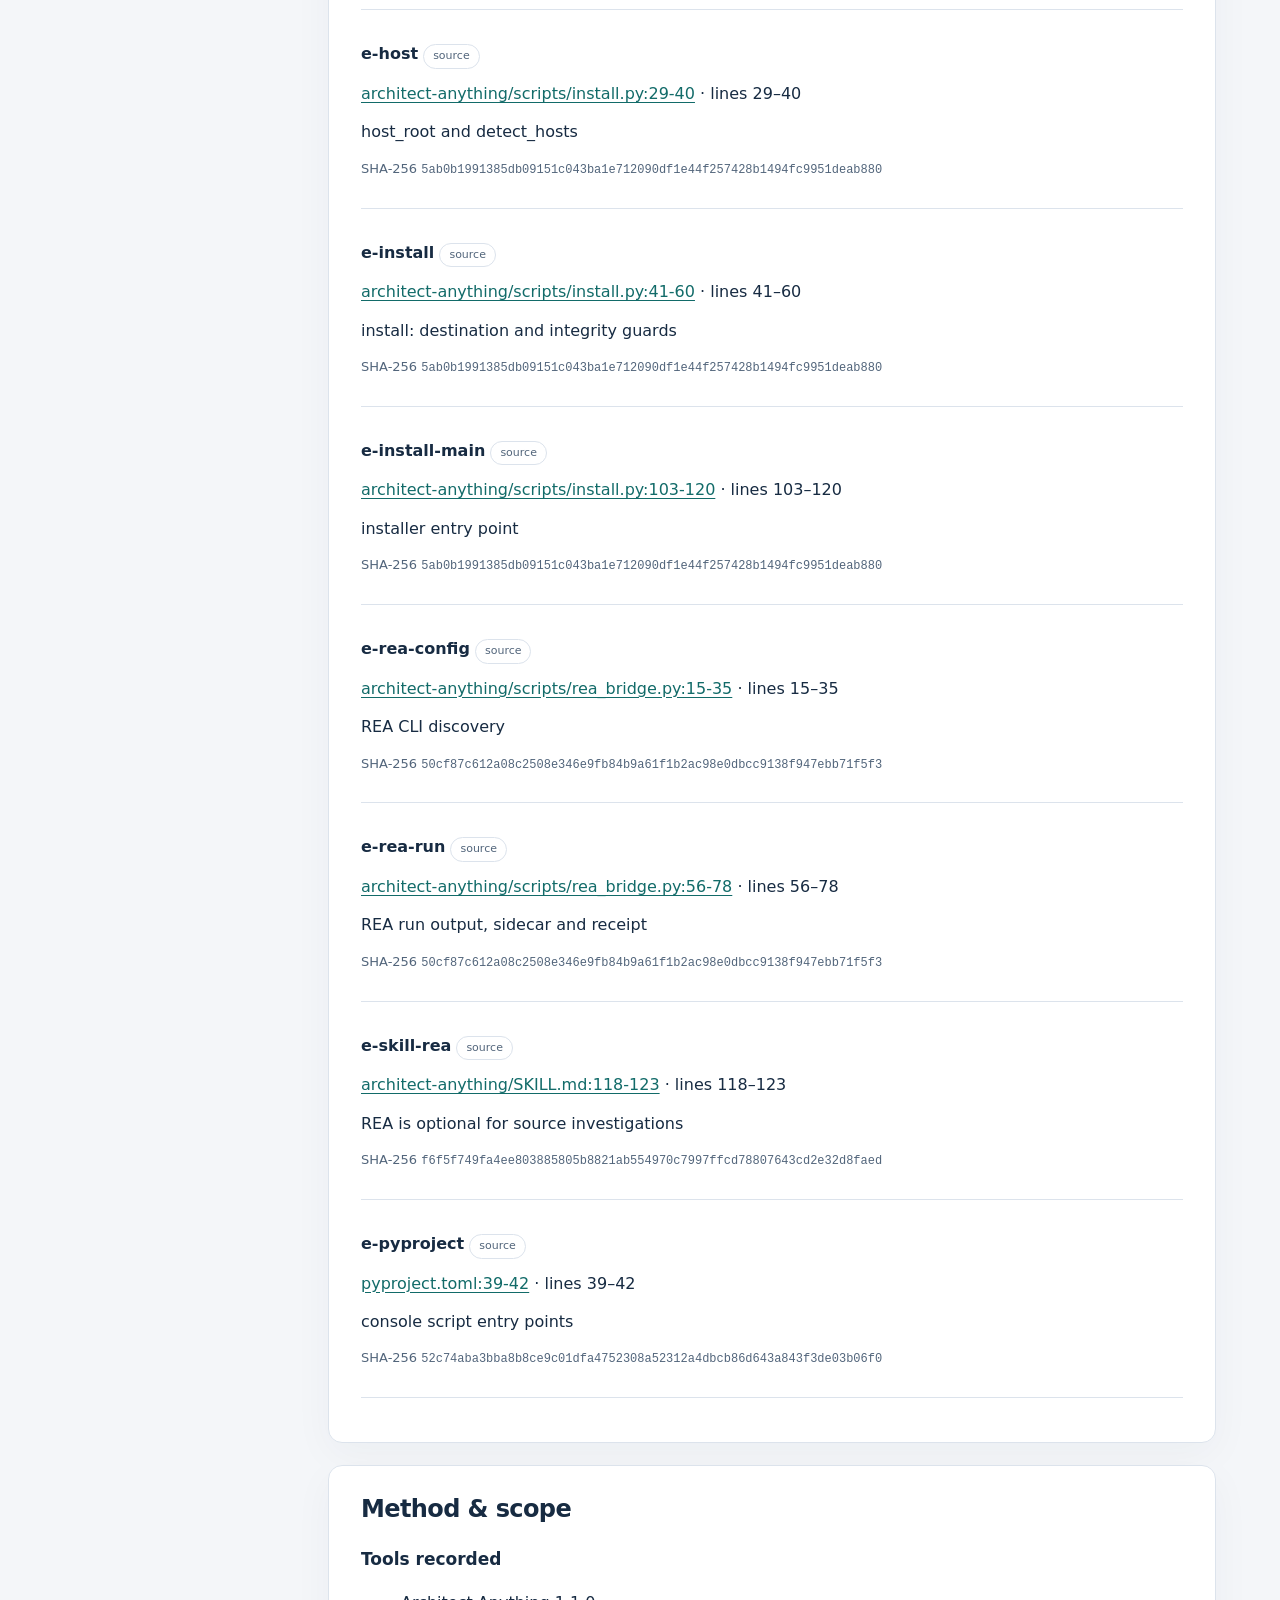
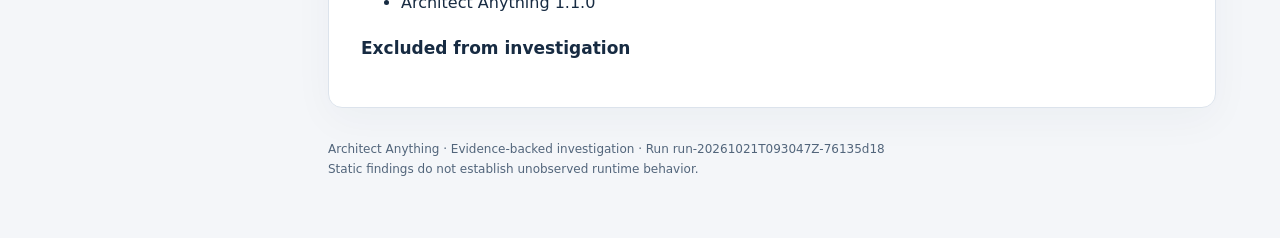
<file: docs/sample-report/snapshots/run-20261021T093047Z-76135d18/report.html>
<!doctype html>
<html lang="en"><head><meta charset="utf-8"><meta name="viewport" content="width=device-width,initial-scale=1">
<meta http-equiv="Content-Security-Policy" content="default-src &#x27;none&#x27;; style-src &#x27;unsafe-inline&#x27;; script-src &#x27;sha256-ijdbNuWZaT/UZBinzZpVwjRBWq8mo6IRL4A65EYqiAo=&#x27;; img-src &#x27;self&#x27; data:; base-uri &#x27;none&#x27;; form-action &#x27;none&#x27;"><title>Architect Anything: how the toolkit keeps an agent&#x27;s findings checkable</title>
<style>@charset "UTF-8";
:root{color-scheme:light;--bg:#f4f6f9;--paper:#fff;--ink:#172b42;--muted:#52657b;--line:#dce3ec;--accent:#126b69;--soft:#e7f3ef;--warn:#8a4b0c;--shadow:0 12px 40px #1e33490a}
:root[data-theme=dark]{color-scheme:dark;--bg:#0c1521;--paper:#132132;--ink:#e8eef7;--muted:#a4b5ca;--line:#2c4058;--accent:#65d6be;--soft:#193d3b;--warn:#f7bd71;--shadow:none}
*{box-sizing:border-box}html{scroll-behavior:smooth;scroll-padding-top:26px}body{margin:0;background:var(--bg);color:var(--ink);font:16px/1.65 system-ui,-apple-system,"Segoe UI",sans-serif}a{color:var(--accent);text-underline-offset:3px}button,input{font:inherit}button{cursor:pointer}button:focus-visible,a:focus-visible,input:focus-visible,summary:focus-visible{outline:3px solid var(--accent);outline-offset:4px}button{border:1px solid var(--line);border-radius:9px;background:var(--paper);color:var(--ink);padding:7px 13px}aside{position:fixed;inset:0 auto 0 0;width:264px;background:var(--paper);border-right:1px solid var(--line);padding:32px 24px;overflow-y:auto}.brand{font-size:12px;font-weight:800;letter-spacing:.17em;text-transform:uppercase;color:var(--accent)}.brand-mark{display:inline-block;width:22px;height:22px;border:3px solid var(--accent);transform:rotate(45deg);margin:0 12px 0 4px;vertical-align:middle}aside h2{font-size:19px;line-height:1.35;margin:26px 0 20px}aside input{width:100%;border:1px solid var(--line);background:var(--bg);color:var(--ink);padding:10px;border-radius:8px;margin:18px 0 8px}nav a{display:block;padding:7px 0;color:var(--muted);text-decoration:none;font-size:14px}nav a:hover{color:var(--accent)}.tools{display:flex;gap:8px;flex-wrap:wrap;margin-top:22px}main{max-width:1450px;margin-left:264px;padding:54px 5vw 80px}.eyebrow{font-size:12px;text-transform:uppercase;letter-spacing:.16em;font-weight:700;color:var(--accent)}header{padding-bottom:30px;border-bottom:1px solid var(--line);margin-bottom:32px}h1{font-size:clamp(32px,4.3vw,58px);line-height:1.12;letter-spacing:-.045em;margin:16px 0 18px;max-width:960px}header .subtitle{font-size:20px;max-width:850px;color:var(--muted)}.meta{display:flex;gap:10px 22px;flex-wrap:wrap;font-size:13px;color:var(--muted);margin-top:24px}.stats{display:grid;grid-template-columns:repeat(4,minmax(0,1fr));gap:12px;margin:26px 0 32px}.stat{padding:17px 20px;background:var(--paper);border:1px solid var(--line);border-radius:12px}.stat strong{display:block;font-size:26px;line-height:1.3}.stat span{font-size:12px;color:var(--muted);text-transform:uppercase;letter-spacing:.08em}.card{background:var(--paper);padding:28px 32px;border:1px solid var(--line);border-radius:14px;margin:0 0 22px;box-shadow:var(--shadow);overflow-wrap:anywhere}.card h2{font-size:24px;letter-spacing:-.025em;line-height:1.3;margin:0 0 20px}.card h3{font-size:17px}.card p{max-width:88ch;margin:12px 0}.section-top{display:flex;gap:16px;align-items:baseline;justify-content:space-between}.tag{display:inline-block;font-size:11px;line-height:1.7;padding:2px 9px;border:1px solid var(--line);border-radius:20px;color:var(--muted);white-space:nowrap}.tag.verified,.tag.observation{color:var(--accent);background:var(--soft);border-color:transparent}.tag.stale,.tag.unverified,.tag.unknown,.tag.inference,.tag.contradiction{color:var(--warn)}.claim{padding:17px 0;border-top:1px solid var(--line)}.claim p{margin:7px 0}.claim:target,.evidence:target{outline:2px solid var(--accent);outline-offset:6px}.claim-label{font-size:12px;color:var(--muted);margin-right:8px}.citations{font-size:12px;display:flex;gap:10px;flex-wrap:wrap}.evidence{margin:16px 0;padding:15px 0;border-bottom:1px solid var(--line)}.evidence code{font-size:12px;overflow-wrap:anywhere}.small{font-size:13px;color:var(--muted)}summary{cursor:pointer;font-weight:650;padding:4px 0}details>div{margin-top:18px}details.claims{margin-top:22px}details.claims summary{font-size:13px;color:var(--accent)}.notice{border-left:4px solid var(--warn)}.notice ul{padding-left:22px}.diagram-scroll{overflow:auto;border:1px solid var(--line);border-radius:10px;background:var(--bg);max-height:720px}.diagram-scroll svg{display:block;width:100%;min-width:480px;height:auto;color:var(--ink)}svg .node{fill:var(--paper,#fff);stroke:var(--accent,#126b69);stroke-width:1.5}svg text{fill:var(--ink,#172b42);font-family:system-ui,sans-serif}svg .edge{fill:none;stroke:var(--muted,#52657b);stroke-width:1.6}svg .lifeline{stroke:var(--line,#dce3ec);stroke-dasharray:5 5}svg .edge-marker{fill:var(--muted,#52657b)}.edge-list{list-style:none;padding:0}.edge-list li{padding:10px 0;border-bottom:1px solid var(--line);font-size:14px}.edge-number{display:inline-grid;place-items:center;width:24px;height:24px;border:1px solid var(--line);border-radius:50%;font-size:11px;margin-right:8px}.table-scroll{overflow:auto}table{width:100%;border-collapse:collapse;font-size:14px;margin:18px 0}th,td{text-align:left;padding:12px;border-bottom:1px solid var(--line);vertical-align:top}th{color:var(--muted);font-size:12px;text-transform:uppercase;letter-spacing:.05em}footer{font-size:12px;color:var(--muted);margin-top:32px}.skip{position:absolute;top:-100px}.skip:focus{top:8px;left:280px;background:var(--paper);padding:10px;z-index:5}[hidden]{display:none!important}#search-status{min-height:20px;font-size:12px;color:var(--muted)}.empty{color:var(--muted);font-style:italic}
@media(max-width:850px){aside{position:static;width:auto;padding:20px 24px;border-right:0;border-bottom:1px solid var(--line)}aside h2{margin:16px 0 0}aside nav{display:flex;gap:5px 18px;flex-wrap:wrap}aside nav a{font-size:13px}aside input{max-width:460px}.tools{margin:8px 0}main{margin:0;padding:30px 20px 50px}.card{padding:22px}.stats{grid-template-columns:repeat(2,minmax(0,1fr))}.section-top{align-items:flex-start}.skip:focus{left:10px}}
@media print{html{scroll-behavior:auto}:root,:root[data-theme=dark]{--bg:#fff;--paper:#fff;--ink:#111;--muted:#444;--line:#ddd;--accent:#155b59;--soft:#fff;--warn:#663d00}aside,.skip,.tools,.download{display:none!important}main{margin:0;padding:0;max-width:none}body{font-size:10pt;background:#fff}.card{border:0;box-shadow:none;padding:14px 0;border-radius:0;break-inside:auto}.card h2{break-after:avoid;font-size:18pt}h1{font-size:34pt}.stats{grid-template-columns:repeat(4,1fr)}.diagram-scroll{max-height:none;overflow:visible}details>div{display:block!important}details{display:block!important}summary{list-style:none}.claim,.evidence,tr{break-inside:avoid}a{color:#155b59}.searchable[hidden]{display:block!important}.diagram-scroll svg{min-width:0;max-height:900px}header{margin-bottom:10px}}
.contents-toggle{display:none}@media(max-width:850px){.contents-toggle{display:inline-block;margin-bottom:12px}aside nav{display:none}aside[data-expanded=true] nav{display:flex}}@media print{.contents-toggle{display:none!important}}
</style></head><body><a class="skip" href="#main">Skip to report</a>
<aside><div class="brand"><span class="brand-mark" aria-hidden="true"></span>Architect Anything</div>
<h2>Architect Anything</h2><span class="tag">complete investigation</span>
<label for="search" class="small"><br>Find in report</label><input id="search" type="search" placeholder="Components, flows, evidence…">
<div id="search-status" role="status" aria-live="polite"></div><button id="contents" class="contents-toggle" type="button" aria-expanded="false" aria-controls="contents-nav">Contents</button><nav id="contents-nav" aria-label="Report sections"><a href="#coverage">Investigation boundaries</a><a href="#section-briefing">What this repository is</a><a href="#section-components">The modules and what each owns</a><a href="#section-behavior">From start to a published snapshot</a><a href="#section-data">Evidence, hashes and what they establish</a><a href="#section-operations">Installing and connecting it</a><a href="#section-assessment">What deserves attention</a><a href="#diagram-module-map">How the modules connect</a><a href="#diagram-run-sequence">One investigation run</a><a href="#claims">Claim ledger</a><a href="#evidence">Evidence index</a><a href="#method">Method & scope</a></nav>
<div class="tools"><button id="theme" type="button">Light / dark</button><button id="print" type="button">Print</button></div>
<p class="small download"><a href="report.md">Markdown</a> · <a href="report.json">Report model</a></p></aside>
<main id="main"><header><div class="eyebrow">Architecture intelligence · source</div>
<h1>Architect Anything: how the toolkit keeps an agent&#x27;s findings checkable</h1><p class="subtitle">A self-investigation of the repository at one commit: the workflow gates, the evidence hashes, the installer and the MCP server.</p>
<div class="meta"><span>As of 2026-10-21T09:30:47.759970+00:00</span><span>Coverage: partial</span>
<span>Revision: 6189462d4aacaffe181bd8553802c11422b25a1a</span></div></header>
<div class="stats"><div class="stat"><strong>6</strong><span>Report sections</span></div><div class="stat"><strong>20</strong><span>Linked claims</span></div><div class="stat"><strong>21</strong><span>Evidence records</span></div><div class="stat"><strong>1</strong><span>Open questions</span></div></div>
<section class="card notice searchable" id="coverage"><h2>Investigation boundaries</h2><ul><li>Static reading of the Python helpers at one commit. No part of the toolkit was run as part of this investigation, and the repository&#x27;s own tests were not used as evidence.</li><li>The HTML renderer, the skill&#x27;s written instructions and references, the CI workflows and the REA integration beyond its configuration and receipts were not examined.</li><li>Design intent is inferred from the code; no decision records were consulted.</li></ul></section><section class="card searchable" id="section-briefing"><div class="section-top"><h2>What this repository is</h2><span class="tag verified">verified</span></div><p>Architect Anything is a set of standard-library Python helpers, a command line and an MCP server that wrap an agent&#x27;s architecture investigation. The agent reads the target and writes the findings. The helpers fingerprint the files it cites, hold the report to a strict contract and publish it as an offline snapshot.</p><p>What sets it apart is the set of refusals. An uninvestigated scaffold cannot be published, unanswered questions block a complete run, and a target that moved during the run downgrades the report. The same helpers are reachable from a shell, from an MCP client and through console scripts.</p><div class="citations">Supporting claims: <a href="#claim-design-split">design-split</a> <a href="#claim-start-scaffold">start-scaffold</a> <a href="#claim-finish-gates">finish-gates</a> <a href="#claim-entrypoints">entrypoints</a></div></section><section class="card searchable" id="section-components"><div class="section-top"><h2>The modules and what each owns</h2><span class="tag verified">verified</span></div><details><summary>Read technical detail</summary><div><p>Each module has one job. The command line and the MCP server are two front doors onto the same investigation code, so behavior cannot drift between them. The installer and the REA bridge sit beside them and are independent of the investigation flow.</p><div class="table-scroll"><table><thead><tr><th>Module</th><th>Responsibility</th></tr></thead><tbody><tr><td>aa_cli.py</td><td>Command parsing and dispatch</td></tr><tr><td>aa_investigation.py</td><td>Workspace, checklist, cite and finish</td></tr><tr><td>aa_inventory.py</td><td>Selecting, hashing and comparing target files</td></tr><tr><td>aa_model.py</td><td>Report contract, validation and hashing</td></tr><tr><td>aa_render.py</td><td>Publishing immutable snapshots</td></tr><tr><td>aa_mcp.py</td><td>MCP stdio server over the same commands</td></tr><tr><td>install.py</td><td>Copying the skill into an agent&#x27;s skills folder</td></tr><tr><td>rea_bridge.py</td><td>Optional hand-off to a Reverse Engineer Anything command</td></tr></tbody></table></div><div class="citations">Supporting claims: <a href="#claim-cli-surface">cli-surface</a> <a href="#claim-mcp-wrapper">mcp-wrapper</a> <a href="#claim-installer-guards">installer-guards</a> <a href="#claim-rea-optional">rea-optional</a> <a href="#claim-inventory-selection">inventory-selection</a></div></div></details></section><section class="card searchable" id="section-behavior"><div class="section-top"><h2>From start to a published snapshot</h2><span class="tag verified">verified</span></div><details><summary>Read technical detail</summary><div><p>start creates a working folder with an inventory, a scaffold report and a checklist, and says nothing about the target. The agent investigates, adds evidence with cite and answers each checklist question with a note.</p><p>finish then refuses an unchanged scaffold and unanswered questions, takes a second inventory and compares it with the first. If anything moved the run is downgraded to partial. Otherwise publish validates the report against the files, takes a lock and writes a new snapshot that is never modified afterwards.</p><div class="citations">Supporting claims: <a href="#claim-start-scaffold">start-scaffold</a> <a href="#claim-finish-gates">finish-gates</a> <a href="#claim-finish-reinventory">finish-reinventory</a> <a href="#claim-publish-immutable">publish-immutable</a></div></div></details></section><section class="card searchable" id="section-data"><div class="section-top"><h2>Evidence, hashes and what they establish</h2><span class="tag verified">verified</span></div><details><summary>Read technical detail</summary><div><p>A citation is a path, an optional line range and a SHA-256. Validation recomputes the hash, so a citation proves which version of the file was read, not that the claim is right. That relationship stays with the agent and the reader.</p><p>Text is hashed with line endings folded to LF so that checkouts on different systems agree. Binary files are hashed as they are, and older raw hashes remain valid.</p><div class="citations">Supporting claims: <a href="#claim-validate-evidence">validate-evidence</a> <a href="#claim-hash-normalized">hash-normalized</a> <a href="#claim-inventory-selection">inventory-selection</a> <a href="#claim-compare-by-hash">compare-by-hash</a></div></div></details></section><section class="card searchable" id="section-operations"><div class="section-top"><h2>Installing and connecting it</h2><span class="tag verified">verified</span></div><details><summary>Read technical detail</summary><div><p>The installer finds the agents on the machine unless told which one to use, copies the skill under a manifest, and will not overwrite a copy someone edited. The MCP server is a loop over standard input that answers a small set of methods and survives malformed lines.</p><p>REA is only needed for artifacts the source cannot explain. When it is used, its output is saved beside a receipt rather than overwriting earlier results.</p><div class="citations">Supporting claims: <a href="#claim-host-detection">host-detection</a> <a href="#claim-installer-guards">installer-guards</a> <a href="#claim-entrypoints">entrypoints</a> <a href="#claim-mcp-transport">mcp-transport</a> <a href="#claim-rea-receipts">rea-receipts</a></div></div></details></section><section class="card searchable" id="section-assessment"><div class="section-top"><h2>What deserves attention</h2><span class="tag verified">verified</span></div><p>Two behaviors are worth knowing. A change to any selected file during a long run downgrades the whole run, so a busy editor can force a rerun of the affected findings. And comparing against an inventory made before the newline change will show CRLF files as changed once.</p><p>This is a static reading of the helpers&#x27; code at one commit. The renderer, the skill&#x27;s own instructions and the CI workflows were not examined, so nothing here describes the quality of generated reports.</p><div class="citations">Supporting claims: <a href="#claim-risk-whole-run">risk-whole-run</a> <a href="#claim-risk-old-hashes">risk-old-hashes</a> <a href="#claim-render-gap">render-gap</a></div></section><section class="card searchable" id="diagram-module-map"><div class="section-top"><h2>How the modules connect</h2><span class="tag verified">verified</span></div><div class="diagram-scroll"><svg xmlns="http://www.w3.org/2000/svg" role="img" aria-labelledby="title-module-map" viewBox="0 0 540 1110"><title id="title-module-map">How the modules connect</title><desc>Evidence-linked nodes and directed relationships. Numbered arrows correspond to the relationship list.</desc><style>.node{fill:var(--paper,#fff);stroke:var(--accent,#126b69);stroke-width:1.5}text{fill:var(--ink,#172b42);font-family:system-ui,sans-serif}.edge{fill:none;stroke:var(--muted,#52657b);stroke-width:1.6}.lifeline{stroke:var(--line,#a8b7c9);stroke-dasharray:5 5}.edge-marker{fill:var(--muted,#52657b)}</style><defs><marker id="arrow-module-map" viewBox="0 0 10 10" refX="9" refY="5" markerWidth="7" markerHeight="7" orient="auto-start-reverse"><path class="edge-marker" d="M 0 0 L 10 5 L 0 10 z"/></marker></defs><a href="#claim-cli-surface"><rect class="node" x="32" y="30" width="260" height="90" rx="10"/><text x="162.0" y="58" text-anchor="middle" font-size="13">Command line</text></a><a href="#claim-mcp-wrapper"><rect class="node" x="32" y="180" width="260" height="90" rx="10"/><text x="162.0" y="208" text-anchor="middle" font-size="13">MCP server</text></a><a href="#claim-start-scaffold"><rect class="node" x="32" y="330" width="260" height="90" rx="10"/><text x="162.0" y="358" text-anchor="middle" font-size="13">Investigation flow</text></a><a href="#claim-inventory-selection"><rect class="node" x="32" y="480" width="260" height="90" rx="10"/><text x="162.0" y="508" text-anchor="middle" font-size="13">Inventory</text></a><a href="#claim-validate-evidence"><rect class="node" x="32" y="630" width="260" height="90" rx="10"/><text x="162.0" y="658" text-anchor="middle" font-size="13">Report contract</text></a><a href="#claim-publish-immutable"><rect class="node" x="32" y="780" width="260" height="90" rx="10"/><text x="162.0" y="808" text-anchor="middle" font-size="13">Snapshot publisher</text></a><a href="#claim-rea-optional"><rect class="node" x="32" y="930" width="260" height="90" rx="10"/><text x="162.0" y="958" text-anchor="middle" font-size="13">REA bridge</text></a><path class="edge" marker-end="url(#arrow-module-map)" d="M 292 218 H 330 V 80 H 292"/><circle cx="330" cy="149.0" r="10" style="fill:var(--bg,#f4f6f9)"/><text x="330" y="153.0" text-anchor="middle" font-size="10">1</text><path class="edge" marker-end="url(#arrow-module-map)" d="M 292 68 H 354 V 380 H 292"/><circle cx="354" cy="224.0" r="10" style="fill:var(--bg,#f4f6f9)"/><text x="354" y="228.0" text-anchor="middle" font-size="10">2</text><path class="edge" marker-end="url(#arrow-module-map)" d="M 292 368 H 378 V 530 H 292"/><circle cx="378" cy="449.0" r="10" style="fill:var(--bg,#f4f6f9)"/><text x="378" y="453.0" text-anchor="middle" font-size="10">3</text><path class="edge" marker-end="url(#arrow-module-map)" d="M 292 368 H 402 V 680 H 292"/><circle cx="402" cy="524.0" r="10" style="fill:var(--bg,#f4f6f9)"/><text x="402" y="528.0" text-anchor="middle" font-size="10">4</text><path class="edge" marker-end="url(#arrow-module-map)" d="M 292 368 H 426 V 830 H 292"/><circle cx="426" cy="599.0" r="10" style="fill:var(--bg,#f4f6f9)"/><text x="426" y="603.0" text-anchor="middle" font-size="10">5</text><path class="edge" marker-end="url(#arrow-module-map)" d="M 292 68 H 450 V 980 H 292"/><circle cx="450" cy="524.0" r="10" style="fill:var(--bg,#f4f6f9)"/><text x="450" y="528.0" text-anchor="middle" font-size="10">6</text></svg></div><ol class="edge-list"><li><span class="edge-number">1</span>MCP server → Command line: Reuse parser and run <span class="citations"><a href="#claim-mcp-wrapper">mcp-wrapper</a></span></li><li><span class="edge-number">2</span>Command line → Investigation flow: Dispatch commands <span class="citations"><a href="#claim-cli-surface">cli-surface</a></span></li><li><span class="edge-number">3</span>Investigation flow → Inventory: Inventory at start and finish <span class="citations"><a href="#claim-finish-reinventory">finish-reinventory</a></span></li><li><span class="edge-number">4</span>Investigation flow → Report contract: Hash and validate <span class="citations"><a href="#claim-validate-evidence">validate-evidence</a> <a href="#claim-hash-normalized">hash-normalized</a></span></li><li><span class="edge-number">5</span>Investigation flow → Snapshot publisher: Publish a snapshot <span class="citations"><a href="#claim-publish-immutable">publish-immutable</a></span></li><li><span class="edge-number">6</span>Command line → REA bridge: Optional hand-off <span class="citations"><a href="#claim-rea-optional">rea-optional</a></span></li></ol><p class="small download"><a href="diagrams/module-map.svg">SVG</a> · <a href="diagrams/module-map.json">Editable diagram model</a></p></section><section class="card searchable" id="diagram-run-sequence"><div class="section-top"><h2>One investigation run</h2><span class="tag verified">verified</span></div><div class="diagram-scroll"><svg xmlns="http://www.w3.org/2000/svg" role="img" aria-labelledby="title-run-sequence" viewBox="0 0 630 890"><title id="title-run-sequence">One investigation run</title><desc>Evidence-linked nodes and directed relationships. Numbered arrows correspond to the relationship list.</desc><style>.node{fill:var(--paper,#fff);stroke:var(--accent,#126b69);stroke-width:1.5}text{fill:var(--ink,#172b42);font-family:system-ui,sans-serif}.edge{fill:none;stroke:var(--muted,#52657b);stroke-width:1.6}.lifeline{stroke:var(--line,#a8b7c9);stroke-dasharray:5 5}.edge-marker{fill:var(--muted,#52657b)}</style><defs><marker id="arrow-run-sequence" viewBox="0 0 10 10" refX="9" refY="5" markerWidth="7" markerHeight="7" orient="auto-start-reverse"><path class="edge-marker" d="M 0 0 L 10 5 L 0 10 z"/></marker></defs><path class="lifeline" d="M 110.0 115 V 870"/><a href="#claim-design-split"><rect class="node" x="30" y="25" width="160" height="90" rx="10"/><text x="110.0" y="53" text-anchor="middle" font-size="13">Agent</text></a><path class="lifeline" d="M 300.0 115 V 870"/><a href="#claim-start-scaffold"><rect class="node" x="220" y="25" width="160" height="90" rx="10"/><text x="300.0" y="53" text-anchor="middle" font-size="13">Helpers</text></a><path class="lifeline" d="M 490.0 115 V 870"/><a href="#claim-inventory-selection"><rect class="node" x="410" y="25" width="160" height="90" rx="10"/><text x="490.0" y="53" text-anchor="middle" font-size="13">Target files</text></a><path class="edge" marker-end="url(#arrow-run-sequence)" d="M 110 170 H 300"/><text x="205.0" y="158" text-anchor="middle" font-size="12">1</text><path class="edge" marker-end="url(#arrow-run-sequence)" d="M 300 270 H 490"/><text x="395.0" y="258" text-anchor="middle" font-size="12">2</text><path class="edge" marker-end="url(#arrow-run-sequence)" d="M 300 370 H 110"/><text x="205.0" y="358" text-anchor="middle" font-size="12">3</text><path class="edge" marker-end="url(#arrow-run-sequence)" d="M 110 470 H 300"/><text x="205.0" y="458" text-anchor="middle" font-size="12">4</text><path class="edge" marker-end="url(#arrow-run-sequence)" d="M 110 570 H 300"/><text x="205.0" y="558" text-anchor="middle" font-size="12">5</text><path class="edge" marker-end="url(#arrow-run-sequence)" d="M 300 670 H 490"/><text x="395.0" y="658" text-anchor="middle" font-size="12">6</text><path class="edge" marker-end="url(#arrow-run-sequence)" d="M 300 770 H 110"/><text x="205.0" y="758" text-anchor="middle" font-size="12">7</text></svg></div><ol class="edge-list"><li><span class="edge-number">1</span>Agent → Helpers: start <span class="citations"><a href="#claim-start-scaffold">start-scaffold</a></span></li><li><span class="edge-number">2</span>Helpers → Target files: Inventory and hash <span class="citations"><a href="#claim-inventory-selection">inventory-selection</a></span></li><li><span class="edge-number">3</span>Helpers → Agent: Scaffold and checklist <span class="citations"><a href="#claim-start-scaffold">start-scaffold</a></span></li><li><span class="edge-number">4</span>Agent → Helpers: cite and checklist <span class="citations"><a href="#claim-validate-evidence">validate-evidence</a> <a href="#claim-finish-gates">finish-gates</a></span></li><li><span class="edge-number">5</span>Agent → Helpers: finish <span class="citations"><a href="#claim-finish-gates">finish-gates</a></span></li><li><span class="edge-number">6</span>Helpers → Target files: Inventory again <span class="citations"><a href="#claim-finish-reinventory">finish-reinventory</a></span></li><li><span class="edge-number">7</span>Helpers → Agent: Snapshot or refusal <span class="citations"><a href="#claim-publish-immutable">publish-immutable</a> <a href="#claim-finish-reinventory">finish-reinventory</a></span></li></ol><p class="small download"><a href="diagrams/run-sequence.svg">SVG</a> · <a href="diagrams/run-sequence.json">Editable diagram model</a></p></section><section class="card searchable" id="claims"><h2>Claim ledger</h2><p class="small">Authority describes how a conclusion was reached. Freshness describes whether its basis was rechecked.</p><article class="claim" id="claim-start-scaffold"><span class="claim-label">start-scaffold</span><span class="tag observation">observation</span> <span class="tag verified">verified</span><p>start validates its options, inventories the target and writes a working report whose claims are all unknown and whose limitations carry a scaffold marker. It records a checklist of unresolved questions and does not analyze the target.</p><div class="citations"><a href="#evidence-e-start">e-start</a></div></article><article class="claim" id="claim-finish-gates"><span class="claim-label">finish-gates</span><span class="tag observation">observation</span> <span class="tag verified">verified</span><p>finish refuses a report that is still the scaffold, refuses unresolved checklist items unless --partial is given, and requires an explanatory note on every resolved item.</p><div class="citations"><a href="#evidence-e-finish">e-finish</a></div></article><article class="claim" id="claim-finish-reinventory"><span class="claim-label">finish-reinventory</span><span class="tag observation">observation</span> <span class="tag verified">verified</span><p>finish inventories the target again. If any file was added, removed or changed, or the selected coverage differs, it marks the run partial and, without --partial, refuses to publish.</p><div class="citations"><a href="#evidence-e-finish">e-finish</a></div></article><article class="claim" id="claim-publish-immutable"><span class="claim-label">publish-immutable</span><span class="tag observation">observation</span> <span class="tag verified">verified</span><p>publish validates the report first, takes an exclusive lock file, refuses to overwrite an index.html or README.md that was edited by hand, and writes each run into a new snapshot directory that must not already exist.</p><div class="citations"><a href="#evidence-e-publish">e-publish</a></div></article><article class="claim" id="claim-validate-evidence"><span class="claim-label">validate-evidence</span><span class="tag observation">observation</span> <span class="tag verified">verified</span><p>With file checking on, validation compares each cited file&#x27;s current hash with the recorded SHA-256 and flags a missing file, a changed fingerprint or a line range outside the file. The problem is an error unless every claim that depends on the evidence is unverified, in which case it is only a warning.</p><div class="citations"><a href="#evidence-e-validate">e-validate</a></div></article><article class="claim" id="claim-hash-normalized"><span class="claim-label">hash-normalized</span><span class="tag observation">observation</span> <span class="tag verified">verified</span><p>Source citations and inventories hash text with CRLF folded to LF and hash binary files byte for byte. Validation accepts either the normalized or the older raw-byte hash.</p><div class="citations"><a href="#evidence-e-digest">e-digest</a><a href="#evidence-e-cite">e-cite</a><a href="#evidence-e-inventory">e-inventory</a></div></article><article class="claim" id="claim-inventory-selection"><span class="claim-label">inventory-selection</span><span class="tag observation">observation</span> <span class="tag verified">verified</span><p>The inventory skips .git, dependency and cache directories and docs/architecture by default, hashes the selected files, and records files that changed while being hashed, omissions and errors instead of hiding them.</p><div class="citations"><a href="#evidence-e-excludes">e-excludes</a><a href="#evidence-e-inventory">e-inventory</a></div></article><article class="claim" id="claim-compare-by-hash"><span class="claim-label">compare-by-hash</span><span class="tag observation">observation</span> <span class="tag verified">verified</span><p>compare_inventory classifies each path by its SHA-256 and treats a different selection source, exclusion list, error list or non-exclusion omission as a change in coverage, which makes the comparison not comparable.</p><div class="citations"><a href="#evidence-e-compare">e-compare</a></div></article><article class="claim" id="claim-cli-surface"><span class="claim-label">cli-surface</span><span class="tag observation">observation</span> <span class="tag verified">verified</span><p>The command line dispatches start, status, checklist, cite, finish, schema, inventory, diff, compare, validate, render, rea and install-skill commands from one run function.</p><div class="citations"><a href="#evidence-e-cli">e-cli</a></div></article><article class="claim" id="claim-mcp-wrapper"><span class="claim-label">mcp-wrapper</span><span class="tag observation">observation</span> <span class="tag verified">verified</span><p>The MCP server is a standard-library stdio JSON-RPC layer. Each tool call is turned into CLI arguments and run through the same parser and run function, and failures come back with the CLI&#x27;s error codes. Its documentation states that it never executes inspected targets.</p><div class="citations"><a href="#evidence-e-mcp-top">e-mcp-top</a><a href="#evidence-e-mcp-call">e-mcp-call</a></div></article><article class="claim" id="claim-mcp-transport"><span class="claim-label">mcp-transport</span><span class="tag observation">observation</span> <span class="tag verified">verified</span><p>The server answers initialize, ping, tools/list and tools/call, returns a method-not-found error for anything else, answers malformed JSON with a parse error and keeps reading.</p><div class="citations"><a href="#evidence-e-mcp-handle">e-mcp-handle</a><a href="#evidence-e-mcp-main">e-mcp-main</a></div></article><article class="claim" id="claim-installer-guards"><span class="claim-label">installer-guards</span><span class="tag observation">observation</span> <span class="tag verified">verified</span><p>The installer requires the destination folder to be named architect-anything and separate from the source, refuses to replace files that differ from the manifest of the last install, stages the copy in a sibling temporary folder and keeps backups outside the skills directory.</p><div class="citations"><a href="#evidence-e-install">e-install</a></div></article><article class="claim" id="claim-host-detection"><span class="claim-label">host-detection</span><span class="tag observation">observation</span> <span class="tag verified">verified</span><p>Run with neither --host nor --destination, the installer installs for every agent whose configuration folder exists (Claude, Codex, ~/.agents and Antigravity&#x27;s ~/.gemini) and fails with a message naming what it looked for when none does. An explicit --host or --destination skips detection.</p><div class="citations"><a href="#evidence-e-host">e-host</a><a href="#evidence-e-install-main">e-install-main</a></div></article><article class="claim" id="claim-rea-optional"><span class="claim-label">rea-optional</span><span class="tag observation">observation</span> <span class="tag verified">verified</span><p>REA is optional for a complete source investigation. The bridge finds an REA command from a config file, an environment variable, a local setting or the PATH, and fails with an explicit message when none is available.</p><div class="citations"><a href="#evidence-e-skill-rea">e-skill-rea</a><a href="#evidence-e-rea-config">e-rea-config</a></div></article><article class="claim" id="claim-rea-receipts"><span class="claim-label">rea-receipts</span><span class="tag observation">observation</span> <span class="tag verified">verified</span><p>Running REA through the bridge writes its output and a stderr sidecar with exclusive creation, so an earlier result is not overwritten, and records a receipt with the exit code and the output&#x27;s SHA-256.</p><div class="citations"><a href="#evidence-e-rea-run">e-rea-run</a></div></article><article class="claim" id="claim-entrypoints"><span class="claim-label">entrypoints</span><span class="tag observation">observation</span> <span class="tag verified">verified</span><p>The package declares architect-anything and architect-anything-mcp console scripts.</p><div class="citations"><a href="#evidence-e-pyproject">e-pyproject</a></div></article><article class="claim" id="claim-design-split"><span class="claim-label">design-split</span><span class="tag derived">derived</span> <span class="tag verified">verified</span><p>The code keeps interpretation with the investigating agent and puts the checks in deterministic helpers: a scaffold cannot be published as a finding, a complete run is re-checked against the target, and a cited file that changed fails validation.</p><div class="citations"><a href="#evidence-e-start">e-start</a><a href="#evidence-e-finish">e-finish</a><a href="#evidence-e-validate">e-validate</a></div></article><article class="claim" id="claim-risk-old-hashes"><span class="claim-label">risk-old-hashes</span><span class="tag derived">derived</span> <span class="tag verified">verified</span><p>Reports and inventories written before the newline change hashed CRLF files byte for byte. Validation still accepts them, but comparing a new inventory with an older one lists a CRLF file as changed, once.</p><div class="citations"><a href="#evidence-e-digest">e-digest</a><a href="#evidence-e-compare">e-compare</a></div></article><article class="claim" id="claim-risk-whole-run"><span class="claim-label">risk-whole-run</span><span class="tag derived">derived</span> <span class="tag verified">verified</span><p>finish reacts to a change in any selected file by marking the whole run partial and refusing to publish. It does not narrow the effect to the citations of the file that changed.</p><div class="citations"><a href="#evidence-e-finish">e-finish</a></div></article><article class="claim" id="claim-render-gap"><span class="claim-label">render-gap</span><span class="tag unknown">unknown</span> <span class="tag verified">verified</span><p>How the HTML report is rendered (search, themes, diagrams), what the skill&#x27;s written instructions steer an agent to do, and how the CI workflows run were not examined in this investigation.</p><div class="citations">Evidence not established within scope.</div></article></section><section class="card searchable" id="evidence"><h2>Evidence index</h2><p class="small">Raw evidence stays outside this page. Local file links require the cited checkout or evidence directory.</p><article class="evidence" id="evidence-e-start"><strong>e-start</strong> <span class="tag source">source</span><p><a href="file:///C:/tools/aa-sample/architect-anything/architect-anything/scripts/aa_investigation.py">architect-anything/scripts/aa_investigation.py:131-216</a> · lines 131–216</p><p>start: option checks, inventory, scaffold report and checklist</p><p class="small">SHA-256 <code>4789823f72111690be191e0a6ff7132c8f6de8978588d5b2b4e447e97725b234</code></p></article><article class="evidence" id="evidence-e-finish"><strong>e-finish</strong> <span class="tag source">source</span><p><a href="file:///C:/tools/aa-sample/architect-anything/architect-anything/scripts/aa_investigation.py">architect-anything/scripts/aa_investigation.py:358-418</a> · lines 358–418</p><p>finish: scaffold refusal, checklist gate, end inventory, publish</p><p class="small">SHA-256 <code>4789823f72111690be191e0a6ff7132c8f6de8978588d5b2b4e447e97725b234</code></p></article><article class="evidence" id="evidence-e-cite"><strong>e-cite</strong> <span class="tag source">source</span><p><a href="file:///C:/tools/aa-sample/architect-anything/architect-anything/scripts/aa_investigation.py">architect-anything/scripts/aa_investigation.py:305-357</a> · lines 305–357</p><p>cite: hashed evidence record for a file and line range</p><p class="small">SHA-256 <code>4789823f72111690be191e0a6ff7132c8f6de8978588d5b2b4e447e97725b234</code></p></article><article class="evidence" id="evidence-e-digest"><strong>e-digest</strong> <span class="tag source">source</span><p><a href="file:///C:/tools/aa-sample/architect-anything/architect-anything/scripts/aa_model.py">architect-anything/scripts/aa_model.py:23-52</a> · lines 23–52</p><p>digest, text_digest and digest_matches</p><p class="small">SHA-256 <code>5e7d05e3c2b64b88f3e4edcf0199f90da1332a408c8ba529c9c0943baadd6f35</code></p></article><article class="evidence" id="evidence-e-validate"><strong>e-validate</strong> <span class="tag source">source</span><p><a href="file:///C:/tools/aa-sample/architect-anything/architect-anything/scripts/aa_model.py">architect-anything/scripts/aa_model.py:186-204</a> · lines 186–204</p><p>validate --check-files: fingerprint and line-range checks</p><p class="small">SHA-256 <code>5e7d05e3c2b64b88f3e4edcf0199f90da1332a408c8ba529c9c0943baadd6f35</code></p></article><article class="evidence" id="evidence-e-excludes"><strong>e-excludes</strong> <span class="tag source">source</span><p><a href="file:///C:/tools/aa-sample/architect-anything/architect-anything/scripts/aa_inventory.py">architect-anything/scripts/aa_inventory.py:14-16</a> · lines 14–16</p><p>default inventory exclusions</p><p class="small">SHA-256 <code>f4d6a2e773802623a79bf2632d1c86ff5694bec3a09a49f4896b2ce63161c5af</code></p></article><article class="evidence" id="evidence-e-inventory"><strong>e-inventory</strong> <span class="tag source">source</span><p><a href="file:///C:/tools/aa-sample/architect-anything/architect-anything/scripts/aa_inventory.py">architect-anything/scripts/aa_inventory.py:26-100</a> · lines 26–100</p><p>inventory: selection, hashing, stability, omissions</p><p class="small">SHA-256 <code>f4d6a2e773802623a79bf2632d1c86ff5694bec3a09a49f4896b2ce63161c5af</code></p></article><article class="evidence" id="evidence-e-compare"><strong>e-compare</strong> <span class="tag source">source</span><p><a href="file:///C:/tools/aa-sample/architect-anything/architect-anything/scripts/aa_inventory.py">architect-anything/scripts/aa_inventory.py:107-125</a> · lines 107–125</p><p>compare_inventory: hash comparison and coverage change</p><p class="small">SHA-256 <code>f4d6a2e773802623a79bf2632d1c86ff5694bec3a09a49f4896b2ce63161c5af</code></p></article><article class="evidence" id="evidence-e-publish"><strong>e-publish</strong> <span class="tag source">source</span><p><a href="file:///C:/tools/aa-sample/architect-anything/architect-anything/scripts/aa_render.py">architect-anything/scripts/aa_render.py:217-262</a> · lines 217–262</p><p>publish: validate, lock, immutable snapshot, pointers</p><p class="small">SHA-256 <code>894af10dc7f4ccb5d4aa13678c73bcc73cb0216c82f4d25cedb41b26eb77ed98</code></p></article><article class="evidence" id="evidence-e-mcp-top"><strong>e-mcp-top</strong> <span class="tag source">source</span><p><a href="file:///C:/tools/aa-sample/architect-anything/architect-anything/scripts/aa_mcp.py">architect-anything/scripts/aa_mcp.py:1-8</a> · lines 1–8</p><p>MCP server contract</p><p class="small">SHA-256 <code>1eeeb89b7ff1b7040556a0f3de0a7fe3102f5ada6909c4b92f71883d1bebae94</code></p></article><article class="evidence" id="evidence-e-mcp-call"><strong>e-mcp-call</strong> <span class="tag source">source</span><p><a href="file:///C:/tools/aa-sample/architect-anything/architect-anything/scripts/aa_mcp.py">architect-anything/scripts/aa_mcp.py:124-146</a> · lines 124–146</p><p>call_tool: MCP calls run through the CLI parser and run()</p><p class="small">SHA-256 <code>1eeeb89b7ff1b7040556a0f3de0a7fe3102f5ada6909c4b92f71883d1bebae94</code></p></article><article class="evidence" id="evidence-e-mcp-handle"><strong>e-mcp-handle</strong> <span class="tag source">source</span><p><a href="file:///C:/tools/aa-sample/architect-anything/architect-anything/scripts/aa_mcp.py">architect-anything/scripts/aa_mcp.py:147-174</a> · lines 147–174</p><p>handle: JSON-RPC methods and error codes</p><p class="small">SHA-256 <code>1eeeb89b7ff1b7040556a0f3de0a7fe3102f5ada6909c4b92f71883d1bebae94</code></p></article><article class="evidence" id="evidence-e-mcp-main"><strong>e-mcp-main</strong> <span class="tag source">source</span><p><a href="file:///C:/tools/aa-sample/architect-anything/architect-anything/scripts/aa_mcp.py">architect-anything/scripts/aa_mcp.py:175-195</a> · lines 175–195</p><p>main: stdio loop that survives bad input</p><p class="small">SHA-256 <code>1eeeb89b7ff1b7040556a0f3de0a7fe3102f5ada6909c4b92f71883d1bebae94</code></p></article><article class="evidence" id="evidence-e-cli"><strong>e-cli</strong> <span class="tag source">source</span><p><a href="file:///C:/tools/aa-sample/architect-anything/architect-anything/scripts/aa_cli.py">architect-anything/scripts/aa_cli.py:136-192</a> · lines 136–192</p><p>run: command dispatch</p><p class="small">SHA-256 <code>4d88d3c0ef8283780421958645d01dd67ece4a8a4eabc2003da3a61e6ce94c5f</code></p></article><article class="evidence" id="evidence-e-host"><strong>e-host</strong> <span class="tag source">source</span><p><a href="file:///C:/tools/aa-sample/architect-anything/architect-anything/scripts/install.py">architect-anything/scripts/install.py:29-40</a> · lines 29–40</p><p>host_root and detect_hosts</p><p class="small">SHA-256 <code>5ab0b1991385db09151c043ba1e712090df1e44f257428b1494fc9951deab880</code></p></article><article class="evidence" id="evidence-e-install"><strong>e-install</strong> <span class="tag source">source</span><p><a href="file:///C:/tools/aa-sample/architect-anything/architect-anything/scripts/install.py">architect-anything/scripts/install.py:41-60</a> · lines 41–60</p><p>install: destination and integrity guards</p><p class="small">SHA-256 <code>5ab0b1991385db09151c043ba1e712090df1e44f257428b1494fc9951deab880</code></p></article><article class="evidence" id="evidence-e-install-main"><strong>e-install-main</strong> <span class="tag source">source</span><p><a href="file:///C:/tools/aa-sample/architect-anything/architect-anything/scripts/install.py">architect-anything/scripts/install.py:103-120</a> · lines 103–120</p><p>installer entry point</p><p class="small">SHA-256 <code>5ab0b1991385db09151c043ba1e712090df1e44f257428b1494fc9951deab880</code></p></article><article class="evidence" id="evidence-e-rea-config"><strong>e-rea-config</strong> <span class="tag source">source</span><p><a href="file:///C:/tools/aa-sample/architect-anything/architect-anything/scripts/rea_bridge.py">architect-anything/scripts/rea_bridge.py:15-35</a> · lines 15–35</p><p>REA CLI discovery</p><p class="small">SHA-256 <code>50cf87c612a08c2508e346e9fb84b9a61f1b2ac98e0dbcc9138f947ebb71f5f3</code></p></article><article class="evidence" id="evidence-e-rea-run"><strong>e-rea-run</strong> <span class="tag source">source</span><p><a href="file:///C:/tools/aa-sample/architect-anything/architect-anything/scripts/rea_bridge.py">architect-anything/scripts/rea_bridge.py:56-78</a> · lines 56–78</p><p>REA run output, sidecar and receipt</p><p class="small">SHA-256 <code>50cf87c612a08c2508e346e9fb84b9a61f1b2ac98e0dbcc9138f947ebb71f5f3</code></p></article><article class="evidence" id="evidence-e-skill-rea"><strong>e-skill-rea</strong> <span class="tag source">source</span><p><a href="file:///C:/tools/aa-sample/architect-anything/architect-anything/SKILL.md">architect-anything/SKILL.md:118-123</a> · lines 118–123</p><p>REA is optional for source investigations</p><p class="small">SHA-256 <code>f6f5f749fa4ee803885805b8821ab554970c7997ffcd78807643cd2e32d8faed</code></p></article><article class="evidence" id="evidence-e-pyproject"><strong>e-pyproject</strong> <span class="tag source">source</span><p><a href="file:///C:/tools/aa-sample/architect-anything/pyproject.toml">pyproject.toml:39-42</a> · lines 39–42</p><p>console script entry points</p><p class="small">SHA-256 <code>52c74aba3bba8b8ce9c01dfa4752308a52312a4dbcb86d643a843f3de03b06f0</code></p></article></section><section class="card searchable" id="method"><h2>Method & scope</h2><h3>Tools recorded</h3><ul><li>Architect Anything 1.1.0</li></ul><h3>Excluded from investigation</h3><ul></ul></section><footer>Architect Anything · Evidence-backed investigation · Run run-20261021T093047Z-76135d18<br>Static findings do not establish unobserved runtime behavior.</footer></main>
<script>(() => {
  const root = document.documentElement;
  try { root.dataset.theme = localStorage.getItem('aa-theme') || (matchMedia('(prefers-color-scheme: dark)').matches ? 'dark' : 'light'); } catch (_) {}
  document.querySelector('#theme').addEventListener('click', () => {
    root.dataset.theme = root.dataset.theme === 'dark' ? 'light' : 'dark';
    try { localStorage.setItem('aa-theme', root.dataset.theme); } catch (_) {}
  });
  const search = document.querySelector('#search');
  const contents = document.querySelector('#contents');
  contents.addEventListener('click', () => {
    const expanded = contents.getAttribute('aria-expanded') !== 'true';
    contents.setAttribute('aria-expanded', String(expanded));
    document.querySelector('aside').dataset.expanded = String(expanded);
  });
  document.querySelectorAll('nav a').forEach(link => link.addEventListener('click', () => {
    if (matchMedia('(max-width: 850px)').matches) {
      contents.setAttribute('aria-expanded', 'false');
      document.querySelector('aside').dataset.expanded = 'false';
    }
  }));
  const cards = [...document.querySelectorAll('.searchable')];
  search.addEventListener('input', () => {
    const query = search.value.toLocaleLowerCase().trim();
    let visible = 0;
    cards.forEach(card => {
      card.hidden = query !== '' && !card.textContent.toLocaleLowerCase().includes(query);
      if (!card.hidden) visible++;
      if (query && !card.hidden) card.querySelectorAll('details').forEach(d => d.open = true);
    });
    document.querySelector('#search-status').textContent = query ? `${visible} matching sections` : '';
  });
  function revealHash() {
    let id;
    try { id = decodeURIComponent(location.hash.slice(1)); } catch (_) { return; }
    const node = document.getElementById(id);
    if (!node) return;
    let parent = node;
    while (parent) {
      parent.hidden = false;
      if (parent.tagName === 'DETAILS') parent.open = true;
      parent = parent.parentElement;
    }
    node.scrollIntoView({block: 'start'});
  }
  addEventListener('hashchange', revealHash);
  if (location.hash) revealHash();
  let previousDetails = [];
  addEventListener('beforeprint', () => {
    previousDetails = [...document.querySelectorAll('details')].map(d => [d, d.open]);
    previousDetails.forEach(([d]) => d.open = true);
  });
  addEventListener('afterprint', () => previousDetails.forEach(([d, open]) => d.open = open));
  document.querySelector('#print').addEventListener('click', () => print());
})();
</script></body></html>
</file>
